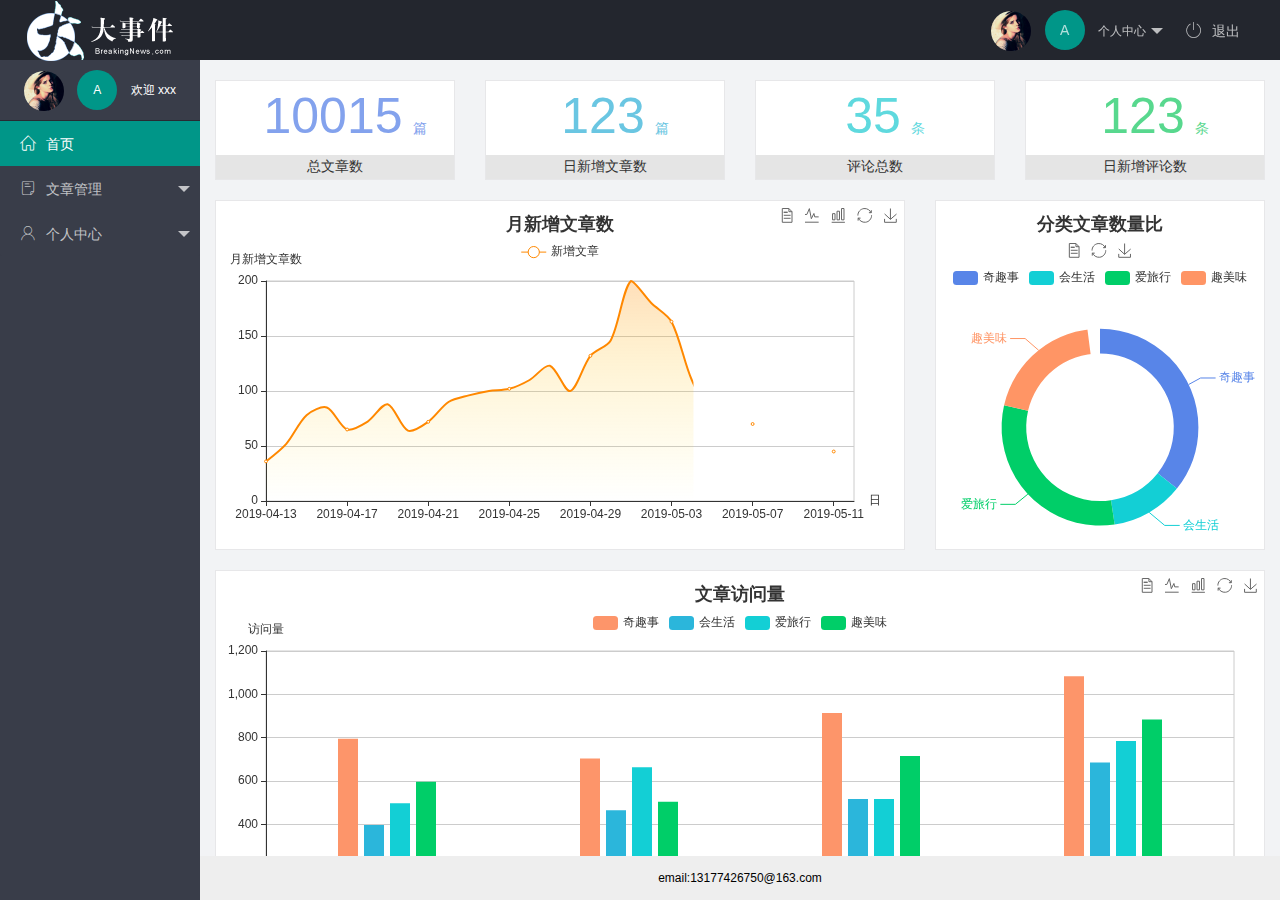
<file: index.html>
<!DOCTYPE html>
<html lang="en">
 
<head>
    <meta charset="UTF-8">
    <meta name="viewport" content="width=device-width, initial-scale=1.0">
    <title>后台主页</title>
    <!-- 导入layui的样式表 -->
    <link rel="stylesheet" href="./assets/lib/layui/css/layui.css">
    <!-- 导入阿里字体图标 -->
    <link rel="stylesheet" href="./assets/fonts/iconfont.css">
    <!-- 导入自己的样式表 -->
    <link rel="stylesheet" href="./assets/css/index.css">
</head>
<style>
    .layui-layout-admin .layui-logo {
        background-color: #23262E !important;

    }
</style>

<body>
    <div class="layui-layout layui-layout-admin">
        <div class="layui-header">
            <div class="layui-logo layui-hide-xs layui-bg-black">
                <img src="./assets/images/logo.png" alt="">
            </div>
            <!-- 头部区域（可配合layui 已有的水平导航） -->
            <ul class="layui-nav layui-layout-right">
                <li class="layui-nav-item layui-hide layui-show-md-inline-block">
                    <a href="javascript:;" class="userinfo">
                        <img src="./assets/images/sample.jpg" class="layui-nav-img" id="layui-nav-img-heard">
                        <span class="text-avatar">A</span>
                        个人中心
                    </a>
                    <dl class="layui-nav-child">
                        <dd><a href="./user/user_info.html" target="fm">基本资料</a></dd>
                        <dd><a href="./user/user_avatar.html" target="fm">更换头像</a></dd>
                        <dd><a href="./user/user_pwd.html" target="fm">重置密码</a></dd>
                    </dl>
                </li>

                <li class="layui-nav-item" lay-header-event="menuRight" lay-unselect>
                    <a href="javascript:;" id="btnLogout">
                        <span class="iconfont icon-tuichu"></span>
                        退出</a>
                </li>
            </ul>
        </div>

        <div class="layui-side layui-bg-black">
            <div class="layui-side-scroll">
                <!-- 用户头像 -->
                <div class="userinfo" id="userinfo">
                    <img src="./assets/images/sample.jpg" class="layui-nav-img" id="layui-nav-img">
                    <span class="text-avatar" id="text-avatar">A</span>
                    <span class="welcome">欢迎 xxx</span>
                </div>
                <!-- 左侧导航区域（可配合layui已有的垂直导航） -->
                <ul class="layui-nav layui-nav-tree" lay-shrink="all">
                    <li class="layui-nav-item layui-this"><a href="./home/dashboard.html" target="fm">
                            <span class="iconfont icon-home"></span>
                            首页</a></li>
                    <li class="layui-nav-item"> <!-- layui-nav-itemed  这个是默认展开的属性-->
                        <a class="" href="javascript:;">
                            <span class="iconfont icon-16"></span>
                            文章管理</a>
                        <dl class="layui-nav-child">
                            <dd><a href="./article/art_cate.html" target="fm"><i
                                        class="layui-icon layui-icon-app"></i>文章类别</a></dd>
                            <dd><a href="./article/art_list.html" target="fm"><i
                                        class="layui-icon layui-icon-app"></i>文章列表</a></dd>
                            <dd><a href="./article/art_pub.html" target="fm"><i class="layui-icon layui-icon-app"></i>发布文章</a></dd>
                        </dl>
                    </li>
                    <li class="layui-nav-item">
                        <a href="javascript:;">
                            <span class="iconfont icon-user"></span>
                            个人中心</a>
                        <dl class="layui-nav-child">
                            <dd><a href="./user/user_info.html" target="fm"><i
                                        class="layui-icon layui-icon-app"></i>基本资料</a></dd>
                            <dd><a href="./user/user_avatar.html" target="fm"><i
                                        class="layui-icon layui-icon-app"></i>更换头像</a></dd>
                            <dd><a href="./user/user_pwd.html" target="fm"><i
                                        class="layui-icon layui-icon-app"></i>重置密码</a></dd>
                        </dl>
                    </li>
                </ul>
            </div>
        </div>

        <div class="layui-body">
            <!-- 内容主体区域 -->
            <iframe name="fm" src="./home/dashboard.html" frameborder="0"></iframe>
        </div>

        <div class="layui-footer">
            <!-- 底部固定区域 -->
            email:13177426750@163.com
        </div>
    </div>
    <!-- 导入jquery -->
    <script src="./assets/lib/jquery.js"></script>
    <!-- 导入layui的js脚本 -->
    <script src="./assets/lib/layui/layui.all.js"></script>
    <!-- 导入baseAPI脚本 -->
    <script src="./assets/js/baseAPI.js"></script>
    <!-- 导入自己的script脚本 -->
    <script src="./assets/js/index.js"></script>
</body>

</html>
</file>
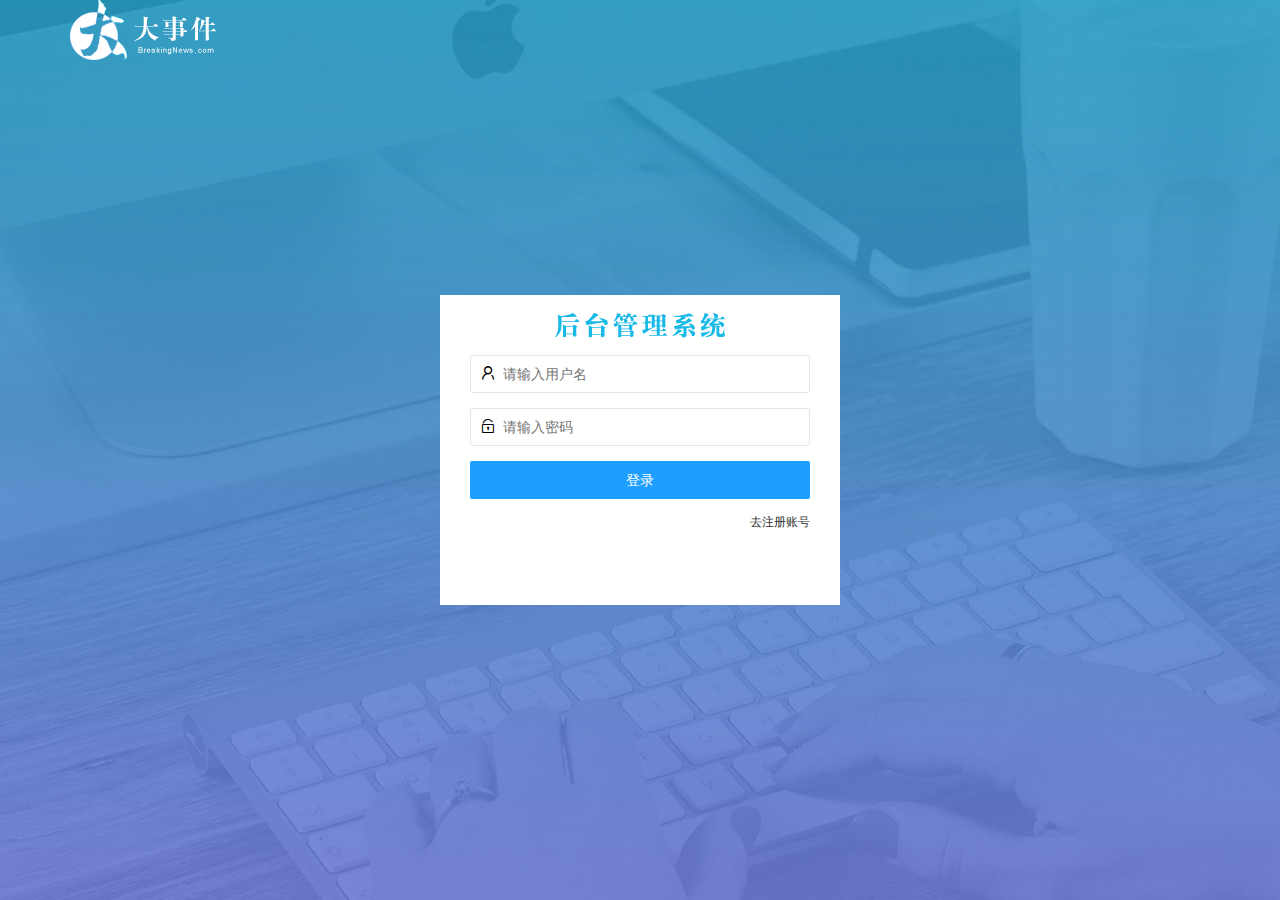
<file: login.html>
<!DOCTYPE html>
<html lang="en">

<head>
    <meta charset="UTF-8">
    <meta name="viewport" content="width=device-width, initial-scale=1.0">
    <title>大事件-登录/注册</title>
    <link rel="stylesheet" href="./assets/css/login.css">
    <link rel="stylesheet" href="./assets/lib/layui/css/layui.css">
</head>

<body>
    <!-- 头部logo区域 -->
    <div id="logo" class="layui-main">
        <img src="./assets/images/logo.png" alt="" />
    </div>

    <!-- 登录注册区域 -->
    <div class="loginAndRegbox">
        <!-- 背景图 -->
        <div class="title-box"></div>
        
        <!-- 登录区域 -->
        <div class="login-box">
            <!-- 登录的表单 -->
            <form class="layui-form" id="from_login">
                <!-- 用户名框 -->
                <div class="layui-form-item">
                    <i class="layui-icon layui-icon-username"></i>
                    <input type="text" name="username" required lay-verify="required" placeholder="请输入用户名"
                        autocomplete="off" class="layui-input">
                </div> 
                <!-- 密码框 -->
                <div class="layui-form-item">
                    <i class="layui-icon layui-icon-password"></i>
                    <input type="password" name="password" required lay-verify="required|pass" placeholder="请输入密码"
                        autocomplete="off" class="layui-input">
                </div>
                <!-- 登录按钮 -->
                <div class="layui-form-item">
                    <button class="layui-btn layui-btn-fluid layui-btn-normal" lay-submit>登录</button>
                </div>
                <!-- 去注册 -->
                <div class="layui-form-item links">
                    <a href="javascript:;" id="link_reg">去注册账号</a>
                </div>
            </form>
        </div>
        <!-- 注册区域 -->
        <div class="reg-box">
            <form class="layui-form" id="from_reg">
                <!-- 用户名框 -->
                <div class="layui-form-item">
                    <i class="layui-icon layui-icon-username"></i>
                    <input type="text" name="username" required lay-verify="required" placeholder="请输入用户名"
                        autocomplete="off" class="layui-input">
                </div>
                <!-- 密码框 -->
                <div class="layui-form-item">
                    <i class="layui-icon layui-icon-password"></i>
                    <input type="password" name="password" required lay-verify="required|pass" placeholder="请输入密码"
                        autocomplete="off" class="layui-input">
                </div>
                <!-- 再次输入密码 -->
                <div class="layui-form-item">
                    <i class="layui-icon layui-icon-password"></i>
                    <input type="password" name="repassword" required lay-verify="required|pass|repwd"
                        placeholder="请再次输入密码" autocomplete="off" class="layui-input">
                </div>
                <!-- 注册按钮 -->
                <div class="layui-form-item">
                    <button class="layui-btn layui-btn-fluid layui-btn-normal" lay-submit>注册</button>
                </div>
                <!-- 去登录 -->
                <div class="layui-form-item links">
                    <a href="javascript:;" id="link_login">去登录</a>
                </div>
            </form>
        </div>
    </div>
</body>
<!-- 导入jquery -->
<script src="./assets/lib/jquery.js"></script>
<!-- 导入layui.js -->
<script src="./assets/lib/layui/layui.all.js"></script>
<!-- 导入自己的script脚本 -->
<script src="./assets/js/login.js"></script>

</html>
</file>
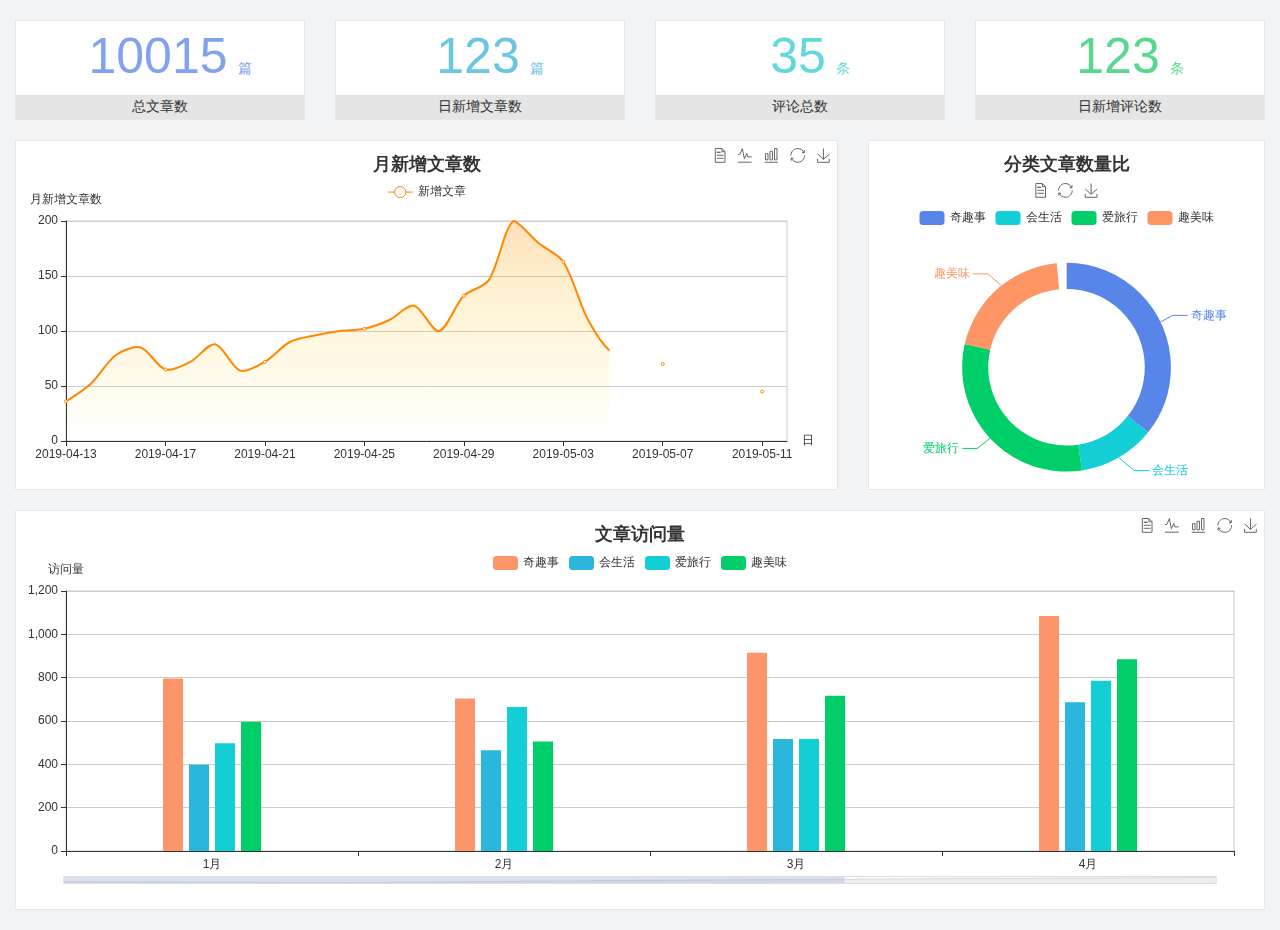
<file: home/dashboard.html>
<!DOCTYPE html>
<html lang="en">

<head>
  <meta charset="UTF-8">
  <meta name="viewport" content="width=device-width, initial-scale=1.0">
  <meta http-equiv="X-UA-Compatible" content="ie=edge">
  <title>图表统计</title>
  <link rel="stylesheet" href="../assets/lib/bootstrap.css" />
  <link rel="stylesheet" href="../assets/lib/main.css" />
  <script src="../assets/lib/jquery.js"></script>
  <script type="text/javascript" src="../assets/lib/echarts.min.js"></script>
</head>

<body>
  <div class="container-fluid">
    <div class="row spannel_list">
      <div class="col-sm-3 col-xs-6">
        <div class="spannel">
          <em>10015</em><span>篇</span>
          <b>总文章数</b>
        </div>
      </div>
      <div class="col-sm-3 col-xs-6">
        <div class="spannel scolor01">
          <em>123</em><span>篇</span>
          <b>日新增文章数</b>
        </div>
      </div>
      <div class="col-sm-3 col-xs-6">
        <div class="spannel scolor02">
          <em>35</em><span>条</span>
          <b>评论总数</b>
        </div>
      </div>
      <div class="col-sm-3 col-xs-6">
        <div class="spannel scolor03">
          <em>123</em><span>条</span>
          <b>日新增评论数</b>
        </div>
      </div>
    </div>
  </div>

  <div class="container-fluid">
    <div class="row curve-pie">
      <div class="col-lg-8 col-md-8">
        <div class="gragh_pannel" id="curve_show"></div>
      </div>
      <div class="col-lg-4 col-md-4">
        <div class="gragh_pannel" id="pie_show"></div>
      </div>
    </div>
  </div>

  <div class="container-fluid">
    <div class="column_pannel" id="column_show"></div>
  </div>

  <script>
    var oChart = echarts.init(document.getElementById('curve_show'));
    var aList_all = [
      { 'count': 36, 'date': '2019-04-13' },
      { 'count': 52, 'date': '2019-04-14' },
      { 'count': 78, 'date': '2019-04-15' },
      { 'count': 85, 'date': '2019-04-16' },
      { 'count': 65, 'date': '2019-04-17' },
      { 'count': 72, 'date': '2019-04-18' },
      { 'count': 88, 'date': '2019-04-19' },
      { 'count': 64, 'date': '2019-04-20' },
      { 'count': 72, 'date': '2019-04-21' },
      { 'count': 90, 'date': '2019-04-22' },
      { 'count': 96, 'date': '2019-04-23' },
      { 'count': 100, 'date': '2019-04-24' },
      { 'count': 102, 'date': '2019-04-25' },
      { 'count': 110, 'date': '2019-04-26' },
      { 'count': 123, 'date': '2019-04-27' },
      { 'count': 100, 'date': '2019-04-28' },
      { 'count': 132, 'date': '2019-04-29' },
      { 'count': 146, 'date': '2019-04-30' },
      { 'count': 200, 'date': '2019-05-01' },
      { 'count': 180, 'date': '2019-05-02' },
      { 'count': 163, 'date': '2019-05-03' },
      { 'count': 110, 'date': '2019-05-04' },
      { 'count': 80, 'date': '2019-05-05' },
      { 'count': 82, 'date': '2019-05-06' },
      { 'count': 70, 'date': '2019-05-07' },
      { 'count': 65, 'date': '2019-05-08' },
      { 'count': 54, 'date': '2019-05-09' },
      { 'count': 40, 'date': '2019-05-10' },
      { 'count': 45, 'date': '2019-05-11' },
      { 'count': 38, 'date': '2019-05-12' },
    ];

    let aCount = [];
    let aDate = [];

    for (var i = 0; i < aList_all.length; i++) {
      aCount.push(aList_all[i].count);
      aDate.push(aList_all[i].date);
    }

    var chartopt = {
      title: {
        text: '月新增文章数',
        left: 'center',
        top: '10'
      },
      tooltip: {
        trigger: 'axis'
      },
      legend: {
        data: ['新增文章'],
        top: '40'
      },
      toolbox: {
        show: true,
        feature: {
          mark: { show: true },
          dataView: { show: true, readOnly: false },
          magicType: { show: true, type: ['line', 'bar'] },
          restore: { show: true },
          saveAsImage: { show: true }
        }
      },
      calculable: true,
      xAxis: [
        {
          name: '日',
          type: 'category',
          boundaryGap: false,
          data: aDate
        }
      ],
      yAxis: [
        {
          name: '月新增文章数',
          type: 'value'
        }
      ],
      series: [
        {
          name: '新增文章',
          type: 'line',
          smooth: true,
          itemStyle: { normal: { areaStyle: { type: 'default' }, color: '#f80' }, lineStyle: { color: '#f80' } },
          data: aCount
        }],
      areaStyle: {
        normal: {
          color: new echarts.graphic.LinearGradient(0, 0, 0, 1, [{
            offset: 0,
            color: 'rgba(255,136,0,0.39)'
          }, {
            offset: .34,
            color: 'rgba(255,180,0,0.25)'
          }, {
            offset: 1,
            color: 'rgba(255,222,0,0.00)'
          }])

        }
      },
      grid: {
        show: true,
        x: 50,
        x2: 50,
        y: 80,
        height: 220
      }
    };

    oChart.setOption(chartopt);


    var oPie = echarts.init(document.getElementById('pie_show'));
    var oPieopt =
    {
      title: {
        top: 10,
        text: '分类文章数量比',
        x: 'center'
      },
      tooltip: {
        trigger: 'item',
        formatter: "{a} <br/>{b} : {c} ({d}%)"
      },
      color: ['#5885e8', '#13cfd5', '#00ce68', '#ff9565'],
      legend: {
        x: 'center',
        top: 65,
        data: ['奇趣事', '会生活', '爱旅行', '趣美味']
      },
      toolbox: {
        show: true,
        x: 'center',
        top: 35,
        feature: {
          mark: { show: true },
          dataView: { show: true, readOnly: false },
          magicType: {
            show: true,
            type: ['pie', 'funnel'],
            option: {
              funnel: {
                x: '25%',
                width: '50%',
                funnelAlign: 'left',
                max: 1548
              }
            }
          },
          restore: { show: true },
          saveAsImage: { show: true }
        }
      },
      calculable: true,
      series: [
        {
          name: '访问来源',
          type: 'pie',
          radius: ['45%', '60%'],
          center: ['50%', '65%'],
          data: [
            { value: 300, name: '奇趣事' },
            { value: 100, name: '会生活' },
            { value: 260, name: '爱旅行' },
            { value: 180, name: '趣美味' }
          ]
        }
      ]
    };
    oPie.setOption(oPieopt);



    var oColumn = this.echarts.init(document.getElementById('column_show'));
    var oColumnopt =
    {
      title: {
        text: '文章访问量',
        left: 'center',
        top: '10'
      },
      tooltip: {
        trigger: 'axis'
      },
      legend: {
        data: ['奇趣事', '会生活', '爱旅行', '趣美味'],
        top: '40'
      },
      toolbox: {
        show: true,
        feature: {
          mark: { show: true },
          dataView: { show: true, readOnly: false },
          magicType: { show: true, type: ['line', 'bar'] },
          restore: { show: true },
          saveAsImage: { show: true }
        }
      },
      calculable: true,
      xAxis: [
        {
          type: 'category',
          data: ['1月', '2月', '3月', '4月', '5月']
        }
      ],
      yAxis: [
        {
          name: '访问量',
          type: 'value'
        }
      ],
      series: [
        {
          name: '奇趣事',
          type: 'bar',
          barWidth: 20,
          itemStyle: {
            normal: { areaStyle: { type: 'default' }, color: '#fd956a' }
          },
          data: [800, 708, 920, 1090, 1200]
        },
        {
          name: '会生活',
          type: 'bar',
          barWidth: 20,
          itemStyle: {
            normal: { areaStyle: { type: 'default' }, color: '#2bb6db' }
          },
          data: [400, 468, 520, 690, 800]
        },
        {
          name: '爱旅行',
          type: 'bar',
          barWidth: 20,
          itemStyle: {
            normal: { areaStyle: { type: 'default' }, color: '#13cfd5' }
          },
          data: [500, 668, 520, 790, 900]
        },
        {
          name: '趣美味',
          type: 'bar',
          barWidth: 20,
          itemStyle: {
            normal: { areaStyle: { type: 'default' }, color: '#00ce68' }
          },
          data: [600, 508, 720, 890, 1000]
        }
      ],
      grid: {
        show: true,
        x: 50,
        x2: 30,
        y: 80,
        height: 260
      },
      dataZoom: [//给x轴设置滚动条
        {
          start: 0,//默认为0
          end: 100 - 1000 / 31,//默认为100
          type: 'slider',
          show: true,
          xAxisIndex: [0],
          handleSize: 0,//滑动条的 左右2个滑动条的大小
          height: 8,//组件高度
          left: 45, //左边的距离
          right: 50,//右边的距离
          bottom: 26,//右边的距离
          handleColor: '#ddd',//h滑动图标的颜色
          handleStyle: {
            borderColor: "#cacaca",
            borderWidth: "1",
            shadowBlur: 2,
            background: "#ddd",
            shadowColor: "#ddd",
          }
        }]
    };
    oColumn.setOption(oColumnopt);
  </script>
</body>

</html>
</file>
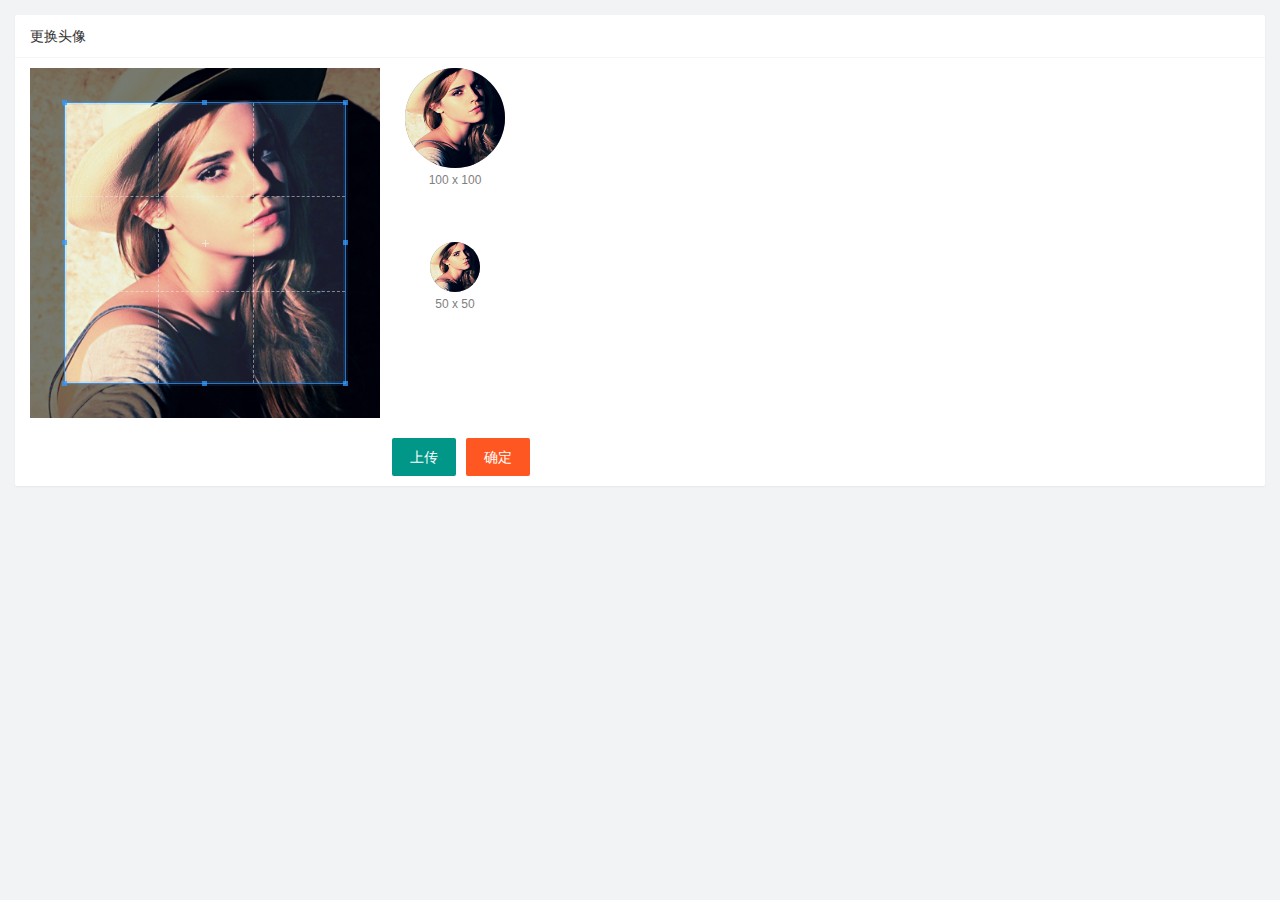
<file: user/user_avatar.html>
<!DOCTYPE html>
<html lang="en">

<head>
    <meta charset="UTF-8">
    <meta name="viewport" content="width=device-width, initial-scale=1.0">
    <title>Document</title>
    <!-- 引入cropper插件的样式表 -->
    <link rel="stylesheet" href="../assets/lib/cropper/cropper.css">
    <link rel="stylesheet" href="../assets/lib/layui/css/layui.css">
    <link rel="stylesheet" href="../assets/css/user/user_avatar.css">
</head>

<body>
    <!-- 卡片区域 -->
    <div class="layui-card">
        <div class="layui-card-header">更换头像</div>
        <div class="layui-card-body">
            <!-- 第一行的图片裁剪和预览区域 -->
            <div class="row1">
                <!-- 图片裁剪区域 -->
                <div class="cropper-box">
                    <!-- 这个 img 标签很重要，将来会把它初始化为裁剪区域 -->
                    <img id="image" src="../assets/images/sample.jpg" />
                </div>
                <!-- 图片的预览区域 -->
                <div class="preview-box">
                    <div>
                        <!-- 宽高为 100px 的预览区域 -->
                        <div class="img-preview w100"></div>
                        <p class="size">100 x 100</p>
                    </div>
                    <div>
                        <!-- 宽高为 50px 的预览区域 -->
                        <div class="img-preview w50"></div>
                        <p class="size">50 x 50</p>
                    </div>
                </div>
            </div>

            <!-- 第二行的按钮区域 -->
            <div class="row2">
                <!-- file类型的input 有 accept 属性 可以指定用户上传的文件类型以及格式  -->
                <input type="file" id="file" accept="image/png,image/jpeg">
                <button type="button" class="layui-btn" id="btnUpload">上传</button>
                <button type="button" class="layui-btn layui-btn-danger" id="queding">确定</button>
            </div>
        </div>
    </div>
</body>
<!-- cropper 导入顺序必须是 jquery > cropper > jquery-cropper -->
<!-- 导入jquery -->
<script src="../assets/lib/jquery.js"></script>
<!-- 导入cropper 脚本 -->
<script src="../assets/lib/cropper/Cropper.js"></script>
<!-- 导入jquery-cropper -->
<script src="../assets/lib/cropper/jquery-cropper.js"></script>

<script src="../assets/lib/layui/layui.all.js"></script>
<script src="../assets/js/baseAPI.js"></script>
<script src="../assets/js/user/user_avatar.js"></script>

</html>
</file>
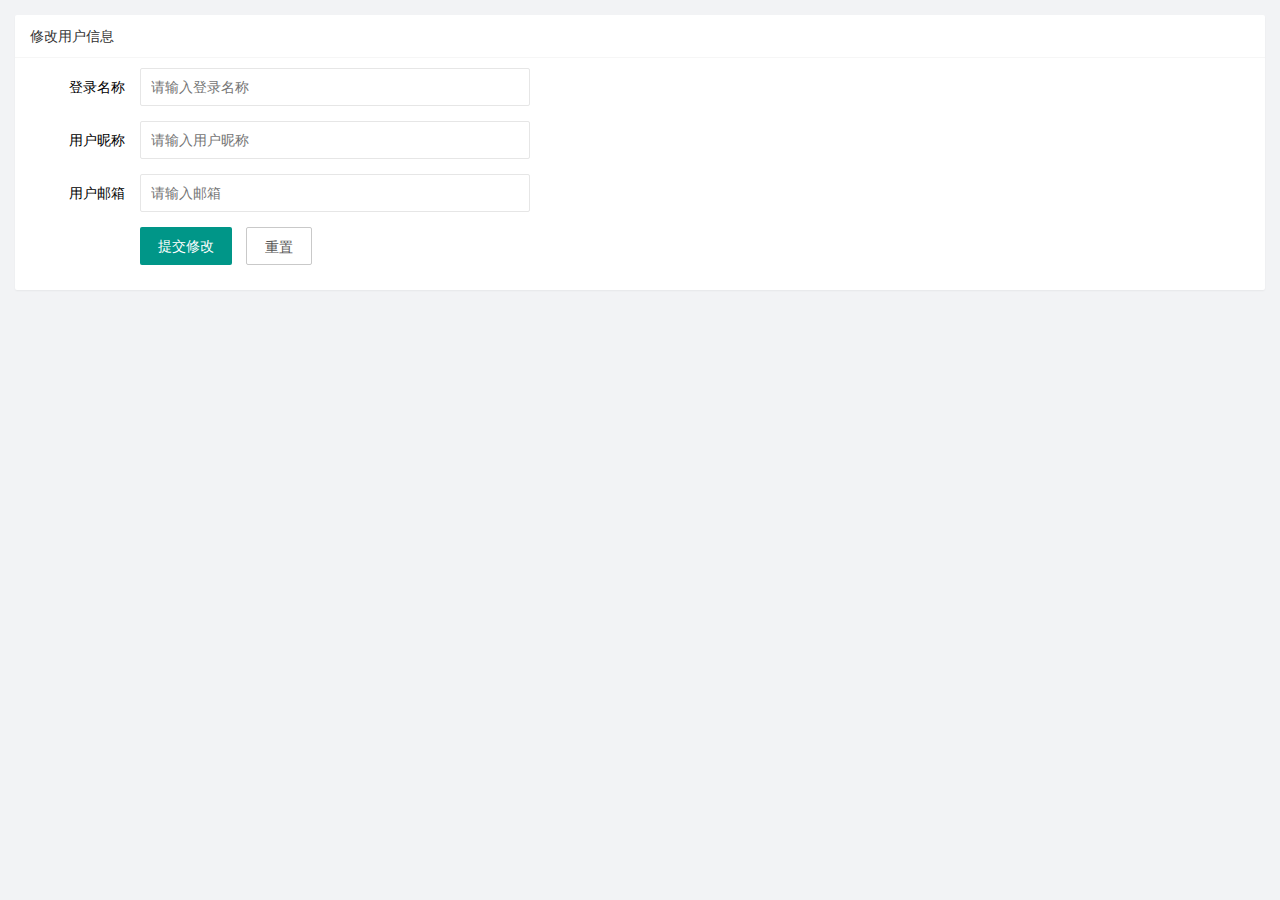
<file: user/user_info.html>
<!DOCTYPE html>
<html lang="en">

<head>
    <meta charset="UTF-8">
    <meta name="viewport" content="width=device-width, initial-scale=1.0">
    <title>Document</title>
    <!-- 导入layui的样式 -->
    <link rel="stylesheet" href="../assets/lib/layui/css/layui.css">
    <!-- 导入自己的css -->
    <link rel="stylesheet" href="../assets/css/user/user_info.css">
</head>

<body>
    <div class="layui-card">
        <div class="layui-card-header">修改用户信息</div>
        <div class="layui-card-body">
            <!-- form表单区域 -->
            <form class="layui-form" lay-filter="formUserInfo">
                <input type="hidden" name="id">
                <div class="layui-form-item">
                    <label class="layui-form-label">登录名称</label>
                    <div class="layui-input-block">
                        <input type="text" name="username" required lay-verify="required" placeholder="请输入登录名称"
                            autocomplete="off" class="layui-input" readonly>
                    </div>
                </div>

                <div class="layui-form-item">
                    <label class="layui-form-label">用户昵称</label>
                    <div class="layui-input-block">
                        <input type="text" name="nickname" id="nickname" required lay-verify="required|nickname" placeholder="请输入用户昵称"
                            autocomplete="off" class="layui-input">
                    </div>
                </div>

                <div class="layui-form-item">
                    <label class="layui-form-label">用户邮箱</label>
                    <div class="layui-input-block">
                        <input type="text" name="email" id="email" required lay-verify="required|email" placeholder="请输入邮箱"
                            autocomplete="off" class="layui-input">
                    </div>
                </div>

                <div class="layui-form-item">
                    <div class="layui-input-block">
                      <button class="layui-btn" lay-submit lay-filter="formDemo" id="btnCommit">提交修改</button>
                      <button type="reset" class="layui-btn layui-btn-primary" id="btnReset">重置</button>
                    </div>
                  </div>
            </form>
        </div>
    </div>

    <!-- 导入layui的js -->
    <script src="../assets/lib/layui/layui.all.js"></script>
    <!-- 导入jQuery -->
    <script src="../assets/lib/jquery.js"></script>
    <!-- 导入baseAPI -->
    <script src="../assets/js/baseAPI.js"></script>
    <!-- 导入自己的js -->
    <script src="../assets/js/user/user_info.js"></script>
</body>

</html>
</file>
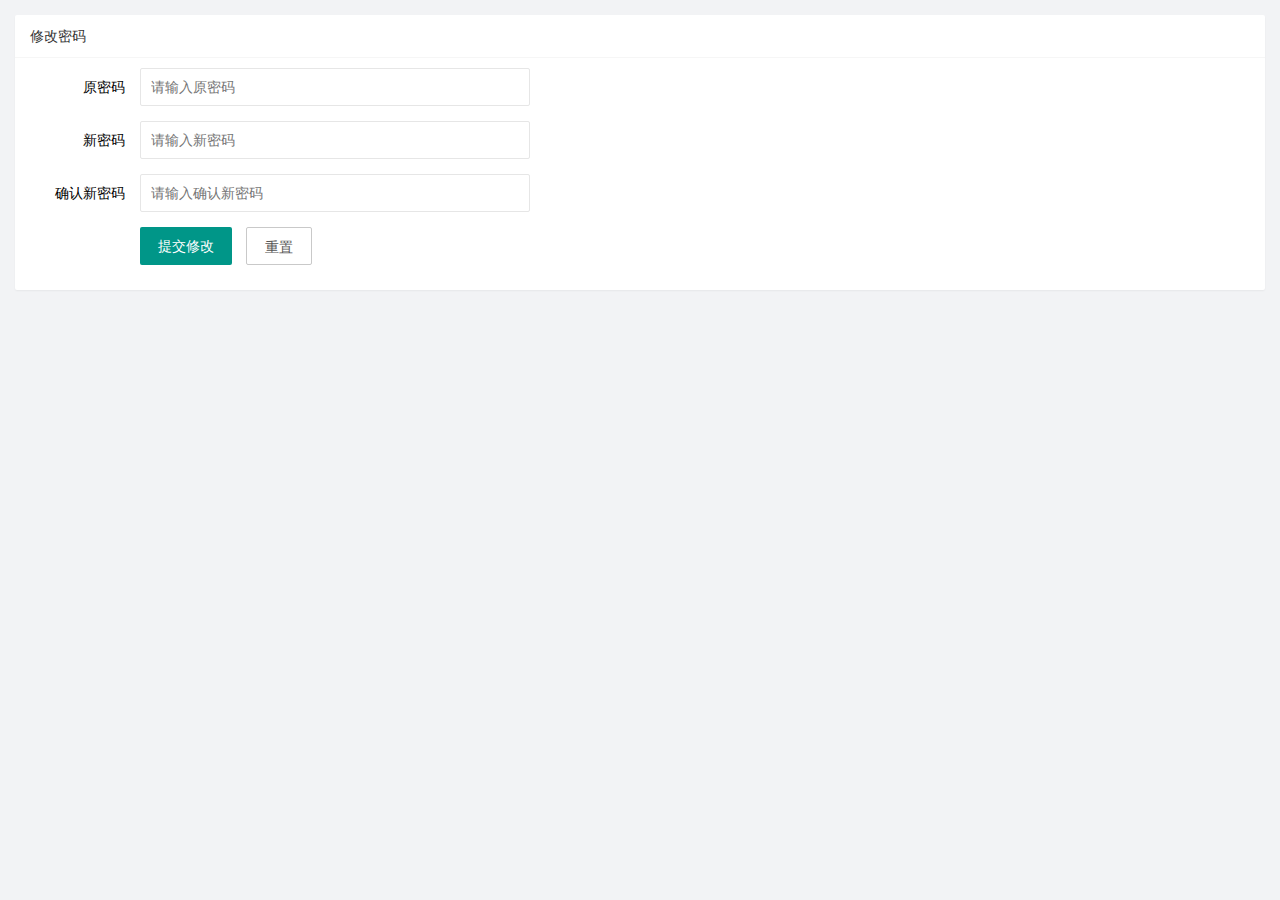
<file: user/user_pwd.html>
<!DOCTYPE html>
<html lang="en">

<head>
    <meta charset="UTF-8">
    <meta name="viewport" content="width=device-width, initial-scale=1.0">
    <title>Document</title>
    <!-- 导入layui的样式 -->
    <link rel="stylesheet" href="../assets/lib/layui/css/layui.css">
    <!-- 导入自己的css -->
    <link rel="stylesheet" href="../assets/css/user/user_pwd.css">
</head>

<body>
    <div class="layui-card">
        <div class="layui-card-header">修改密码</div>
        <div class="layui-card-body">
            <!-- form表单区域 -->
            <form class="layui-form" lay-filter="formUserInfo">
                <input type="hidden" name="id">
                <div class="layui-form-item">
                    <label class="layui-form-label">原密码</label>
                    <div class="layui-input-block">
                        <input type="password" name="oldpwd" required lay-verify="required|pass" placeholder="请输入原密码"
                            autocomplete="off" class="layui-input" id="oldpwd">
                    </div>
                </div>

                <div class="layui-form-item">
                    <label class="layui-form-label">新密码</label>
                    <div class="layui-input-block">
                        <input type="password" name="newpwd" id="newpwd" required
                            lay-verify="required|pass|renewpwd|samePwd" placeholder="请输入新密码" autocomplete="off"
                            class="layui-input">
                    </div>
                </div>
        
                <div class="layui-form-item">
                    <label class="layui-form-label">确认新密码</label>
                    <div class="layui-input-block">
                        <input type="password" name="renewpwd" id="renewpwd" required
                            lay-verify="required|pass|renewpwd" placeholder="请输入确认新密码" autocomplete="off"
                            class="layui-input">
                    </div>
                </div>

                <div class="layui-form-item">
                    <div class="layui-input-block">
                        <button class="layui-btn" lay-submit lay-filter="formDemo" id="btnCommit">提交修改</button>
                        <button type="reset" class="layui-btn layui-btn-primary" id="btnReset">重置</button>
                    </div>
                </div>
            </form>
        </div>
    </div>

    <!-- 导入layui的js -->
    <script src="../assets/lib/layui/layui.all.js"></script>
    <!-- 导入jQuery -->
    <script src="../assets/lib/jquery.js"></script>
    <!-- 导入baseAPI -->
    <script src="../assets/js/baseAPI.js"></script>
    <!-- 导入自己的js -->
    <script src="../assets/js/user/user_pwd.js"></script>
</body>

</html>
</file>
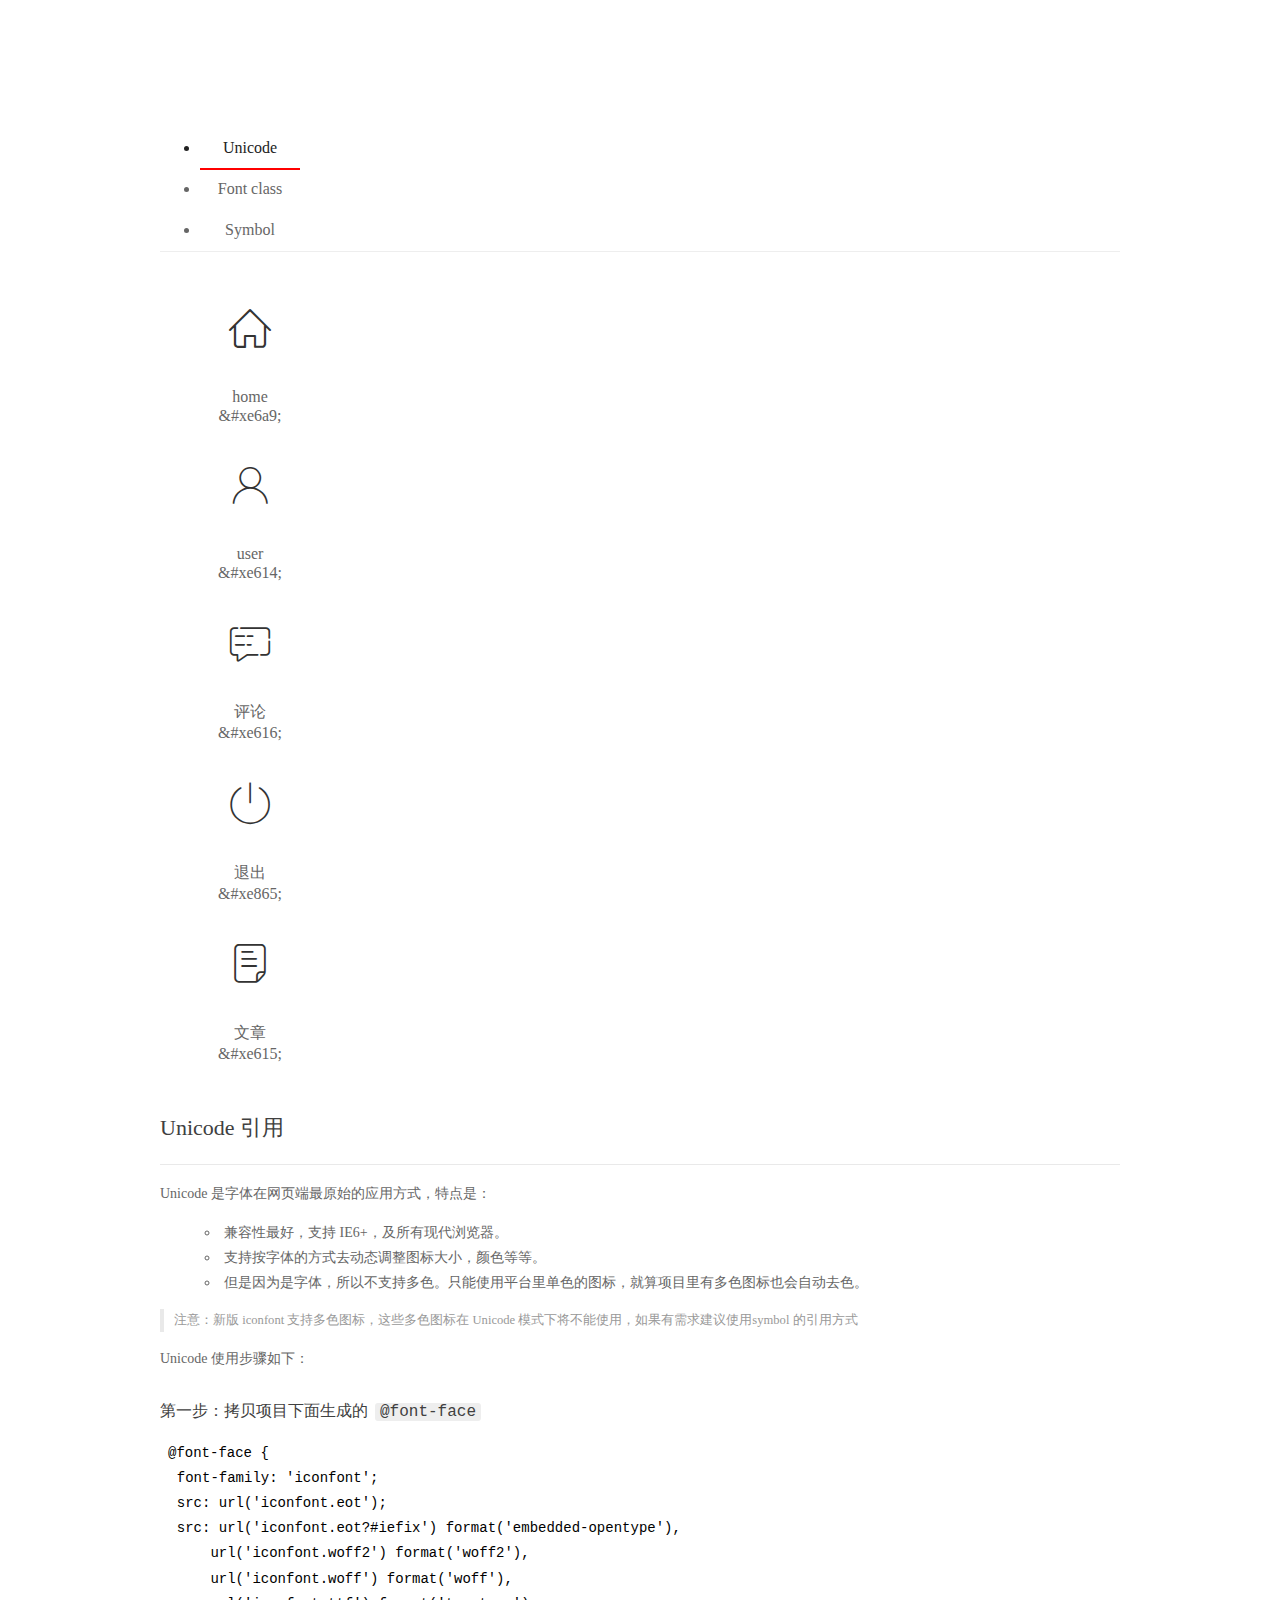
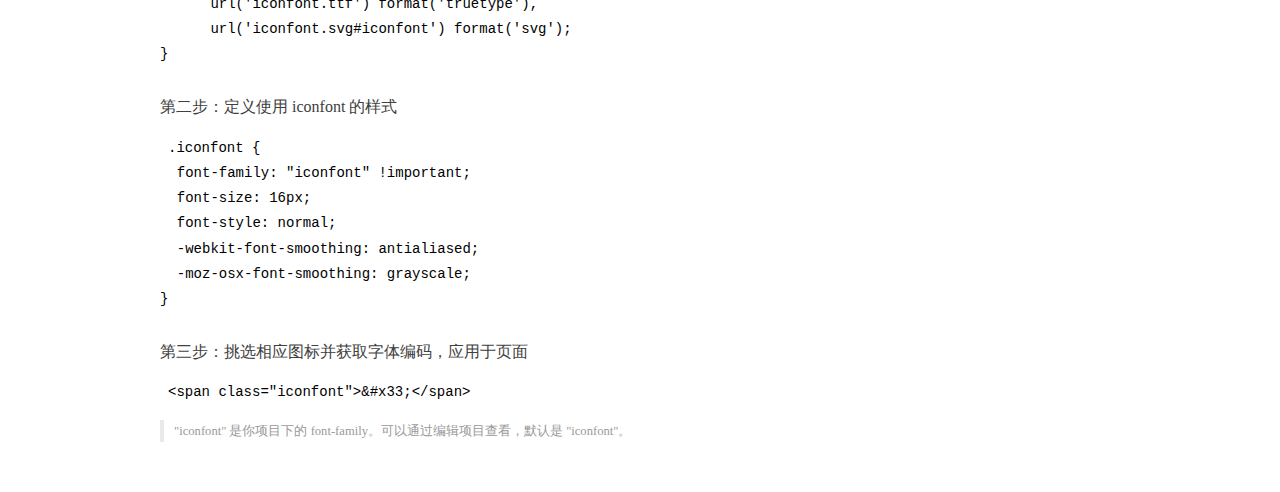
<file: assets/fonts/demo_index.html>
<!DOCTYPE html>
<html>
<head>
  <meta charset="utf-8"/>
  <title>IconFont Demo</title>
  <link rel="shortcut icon" href="https://gtms04.alicdn.com/tps/i4/TB1_oz6GVXXXXaFXpXXJDFnIXXX-64-64.ico" type="image/x-icon"/>
  <link rel="stylesheet" href="https://g.alicdn.com/thx/cube/1.3.2/cube.min.css">
  <link rel="stylesheet" href="demo.css">
  <link rel="stylesheet" href="iconfont.css">
  <script src="iconfont.js"></script>
  <!-- jQuery -->
  <script src="https://a1.alicdn.com/oss/uploads/2018/12/26/7bfddb60-08e8-11e9-9b04-53e73bb6408b.js"></script>
  <!-- 代码高亮 -->
  <script src="https://a1.alicdn.com/oss/uploads/2018/12/26/a3f714d0-08e6-11e9-8a15-ebf944d7534c.js"></script>
</head>
<body>
  <div class="main">
    <h1 class="logo"><a href="https://www.iconfont.cn/" title="iconfont 首页" target="_blank">&#xe86b;</a></h1>
    <div class="nav-tabs">
      <ul id="tabs" class="dib-box">
        <li class="dib active"><span>Unicode</span></li>
        <li class="dib"><span>Font class</span></li>
        <li class="dib"><span>Symbol</span></li>
      </ul>
      
    </div>
    <div class="tab-container">
      <div class="content unicode" style="display: block;">
          <ul class="icon_lists dib-box">
          
            <li class="dib">
              <span class="icon iconfont">&#xe6a9;</span>
                <div class="name">home</div>
                <div class="code-name">&amp;#xe6a9;</div>
              </li>
          
            <li class="dib">
              <span class="icon iconfont">&#xe614;</span>
                <div class="name">user</div>
                <div class="code-name">&amp;#xe614;</div>
              </li>
          
            <li class="dib">
              <span class="icon iconfont">&#xe616;</span>
                <div class="name">评论</div>
                <div class="code-name">&amp;#xe616;</div>
              </li>
          
            <li class="dib">
              <span class="icon iconfont">&#xe865;</span>
                <div class="name">退出</div>
                <div class="code-name">&amp;#xe865;</div>
              </li>
          
            <li class="dib">
              <span class="icon iconfont">&#xe615;</span>
                <div class="name">文章</div>
                <div class="code-name">&amp;#xe615;</div>
              </li>
          
          </ul>
          <div class="article markdown">
          <h2 id="unicode-">Unicode 引用</h2>
          <hr>

          <p>Unicode 是字体在网页端最原始的应用方式，特点是：</p>
          <ul>
            <li>兼容性最好，支持 IE6+，及所有现代浏览器。</li>
            <li>支持按字体的方式去动态调整图标大小，颜色等等。</li>
            <li>但是因为是字体，所以不支持多色。只能使用平台里单色的图标，就算项目里有多色图标也会自动去色。</li>
          </ul>
          <blockquote>
            <p>注意：新版 iconfont 支持多色图标，这些多色图标在 Unicode 模式下将不能使用，如果有需求建议使用symbol 的引用方式</p>
          </blockquote>
          <p>Unicode 使用步骤如下：</p>
          <h3 id="-font-face">第一步：拷贝项目下面生成的 <code>@font-face</code></h3>
<pre><code class="language-css"
>@font-face {
  font-family: 'iconfont';
  src: url('iconfont.eot');
  src: url('iconfont.eot?#iefix') format('embedded-opentype'),
      url('iconfont.woff2') format('woff2'),
      url('iconfont.woff') format('woff'),
      url('iconfont.ttf') format('truetype'),
      url('iconfont.svg#iconfont') format('svg');
}
</code></pre>
          <h3 id="-iconfont-">第二步：定义使用 iconfont 的样式</h3>
<pre><code class="language-css"
>.iconfont {
  font-family: "iconfont" !important;
  font-size: 16px;
  font-style: normal;
  -webkit-font-smoothing: antialiased;
  -moz-osx-font-smoothing: grayscale;
}
</code></pre>
          <h3 id="-">第三步：挑选相应图标并获取字体编码，应用于页面</h3>
<pre>
<code class="language-html"
>&lt;span class="iconfont"&gt;&amp;#x33;&lt;/span&gt;
</code></pre>
          <blockquote>
            <p>"iconfont" 是你项目下的 font-family。可以通过编辑项目查看，默认是 "iconfont"。</p>
          </blockquote>
          </div>
      </div>
      <div class="content font-class">
        <ul class="icon_lists dib-box">
          
          <li class="dib">
            <span class="icon iconfont icon-home"></span>
            <div class="name">
              home
            </div>
            <div class="code-name">.icon-home
            </div>
          </li>
          
          <li class="dib">
            <span class="icon iconfont icon-user"></span>
            <div class="name">
              user
            </div>
            <div class="code-name">.icon-user
            </div>
          </li>
          
          <li class="dib">
            <span class="icon iconfont icon-pinglun"></span>
            <div class="name">
              评论
            </div>
            <div class="code-name">.icon-pinglun
            </div>
          </li>
          
          <li class="dib">
            <span class="icon iconfont icon-tuichu"></span>
            <div class="name">
              退出
            </div>
            <div class="code-name">.icon-tuichu
            </div>
          </li>
          
          <li class="dib">
            <span class="icon iconfont icon-16"></span>
            <div class="name">
              文章
            </div>
            <div class="code-name">.icon-16
            </div>
          </li>
          
        </ul>
        <div class="article markdown">
        <h2 id="font-class-">font-class 引用</h2>
        <hr>

        <p>font-class 是 Unicode 使用方式的一种变种，主要是解决 Unicode 书写不直观，语意不明确的问题。</p>
        <p>与 Unicode 使用方式相比，具有如下特点：</p>
        <ul>
          <li>兼容性良好，支持 IE8+，及所有现代浏览器。</li>
          <li>相比于 Unicode 语意明确，书写更直观。可以很容易分辨这个 icon 是什么。</li>
          <li>因为使用 class 来定义图标，所以当要替换图标时，只需要修改 class 里面的 Unicode 引用。</li>
          <li>不过因为本质上还是使用的字体，所以多色图标还是不支持的。</li>
        </ul>
        <p>使用步骤如下：</p>
        <h3 id="-fontclass-">第一步：引入项目下面生成的 fontclass 代码：</h3>
<pre><code class="language-html">&lt;link rel="stylesheet" href="./iconfont.css"&gt;
</code></pre>
        <h3 id="-">第二步：挑选相应图标并获取类名，应用于页面：</h3>
<pre><code class="language-html">&lt;span class="iconfont icon-xxx"&gt;&lt;/span&gt;
</code></pre>
        <blockquote>
          <p>"
            iconfont" 是你项目下的 font-family。可以通过编辑项目查看，默认是 "iconfont"。</p>
        </blockquote>
      </div>
      </div>
      <div class="content symbol">
          <ul class="icon_lists dib-box">
          
            <li class="dib">
                <svg class="icon svg-icon" aria-hidden="true">
                  <use xlink:href="#icon-home"></use>
                </svg>
                <div class="name">home</div>
                <div class="code-name">#icon-home</div>
            </li>
          
            <li class="dib">
                <svg class="icon svg-icon" aria-hidden="true">
                  <use xlink:href="#icon-user"></use>
                </svg>
                <div class="name">user</div>
                <div class="code-name">#icon-user</div>
            </li>
          
            <li class="dib">
                <svg class="icon svg-icon" aria-hidden="true">
                  <use xlink:href="#icon-pinglun"></use>
                </svg>
                <div class="name">评论</div>
                <div class="code-name">#icon-pinglun</div>
            </li>
          
            <li class="dib">
                <svg class="icon svg-icon" aria-hidden="true">
                  <use xlink:href="#icon-tuichu"></use>
                </svg>
                <div class="name">退出</div>
                <div class="code-name">#icon-tuichu</div>
            </li>
          
            <li class="dib">
                <svg class="icon svg-icon" aria-hidden="true">
                  <use xlink:href="#icon-16"></use>
                </svg>
                <div class="name">文章</div>
                <div class="code-name">#icon-16</div>
            </li>
          
          </ul>
          <div class="article markdown">
          <h2 id="symbol-">Symbol 引用</h2>
          <hr>

          <p>这是一种全新的使用方式，应该说这才是未来的主流，也是平台目前推荐的用法。相关介绍可以参考这篇<a href="">文章</a>
            这种用法其实是做了一个 SVG 的集合，与另外两种相比具有如下特点：</p>
          <ul>
            <li>支持多色图标了，不再受单色限制。</li>
            <li>通过一些技巧，支持像字体那样，通过 <code>font-size</code>, <code>color</code> 来调整样式。</li>
            <li>兼容性较差，支持 IE9+，及现代浏览器。</li>
            <li>浏览器渲染 SVG 的性能一般，还不如 png。</li>
          </ul>
          <p>使用步骤如下：</p>
          <h3 id="-symbol-">第一步：引入项目下面生成的 symbol 代码：</h3>
<pre><code class="language-html">&lt;script src="./iconfont.js"&gt;&lt;/script&gt;
</code></pre>
          <h3 id="-css-">第二步：加入通用 CSS 代码（引入一次就行）：</h3>
<pre><code class="language-html">&lt;style&gt;
.icon {
  width: 1em;
  height: 1em;
  vertical-align: -0.15em;
  fill: currentColor;
  overflow: hidden;
}
&lt;/style&gt;
</code></pre>
          <h3 id="-">第三步：挑选相应图标并获取类名，应用于页面：</h3>
<pre><code class="language-html">&lt;svg class="icon" aria-hidden="true"&gt;
  &lt;use xlink:href="#icon-xxx"&gt;&lt;/use&gt;
&lt;/svg&gt;
</code></pre>
          </div>
      </div>

    </div>
  </div>
  <script>
  $(document).ready(function () {
      $('.tab-container .content:first').show()

      $('#tabs li').click(function (e) {
        var tabContent = $('.tab-container .content')
        var index = $(this).index()

        if ($(this).hasClass('active')) {
          return
        } else {
          $('#tabs li').removeClass('active')
          $(this).addClass('active')

          tabContent.hide().eq(index).fadeIn()
        }
      })
    })
  </script>
</body>
</html>
</file>
<file: assets/lib/layui/css/layui.css>
/** layui-v2.5.5 MIT License By https://www.layui.com */
 .layui-inline,img{display:inline-block;vertical-align:middle}h1,h2,h3,h4,h5,h6{font-weight:400}.layui-edge,.layui-header,.layui-inline,.layui-main{position:relative}.layui-body,.layui-edge,.layui-elip{overflow:hidden}.layui-btn,.layui-edge,.layui-inline,img{vertical-align:middle}.layui-btn,.layui-disabled,.layui-icon,.layui-unselect{-moz-user-select:none;-webkit-user-select:none;-ms-user-select:none}.layui-elip,.layui-form-checkbox span,.layui-form-pane .layui-form-label{text-overflow:ellipsis;white-space:nowrap}.layui-breadcrumb,.layui-tree-btnGroup{visibility:hidden}blockquote,body,button,dd,div,dl,dt,form,h1,h2,h3,h4,h5,h6,input,li,ol,p,pre,td,textarea,th,ul{margin:0;padding:0;-webkit-tap-highlight-color:rgba(0,0,0,0)}a:active,a:hover{outline:0}img{border:none}li{list-style:none}table{border-collapse:collapse;border-spacing:0}h4,h5,h6{font-size:100%}button,input,optgroup,option,select,textarea{font-family:inherit;font-size:inherit;font-style:inherit;font-weight:inherit;outline:0}pre{white-space:pre-wrap;white-space:-moz-pre-wrap;white-space:-pre-wrap;white-space:-o-pre-wrap;word-wrap:break-word}body{line-height:24px;font:14px Helvetica Neue,Helvetica,PingFang SC,Tahoma,Arial,sans-serif}hr{height:1px;margin:10px 0;border:0;clear:both}a{color:#333;text-decoration:none}a:hover{color:#777}a cite{font-style:normal;*cursor:pointer}.layui-border-box,.layui-border-box *{box-sizing:border-box}.layui-box,.layui-box *{box-sizing:content-box}.layui-clear{clear:both;*zoom:1}.layui-clear:after{content:'\20';clear:both;*zoom:1;display:block;height:0}.layui-inline{*display:inline;*zoom:1}.layui-edge{display:inline-block;width:0;height:0;border-width:6px;border-style:dashed;border-color:transparent}.layui-edge-top{top:-4px;border-bottom-color:#999;border-bottom-style:solid}.layui-edge-right{border-left-color:#999;border-left-style:solid}.layui-edge-bottom{top:2px;border-top-color:#999;border-top-style:solid}.layui-edge-left{border-right-color:#999;border-right-style:solid}.layui-disabled,.layui-disabled:hover{color:#d2d2d2!important;cursor:not-allowed!important}.layui-circle{border-radius:100%}.layui-show{display:block!important}.layui-hide{display:none!important}@font-face{font-family:layui-icon;src:url(../font/iconfont.eot?v=250);src:url(../font/iconfont.eot?v=250#iefix) format('embedded-opentype'),url(../font/iconfont.woff2?v=250) format('woff2'),url(../font/iconfont.woff?v=250) format('woff'),url(../font/iconfont.ttf?v=250) format('truetype'),url(../font/iconfont.svg?v=250#layui-icon) format('svg')}.layui-icon{font-family:layui-icon!important;font-size:16px;font-style:normal;-webkit-font-smoothing:antialiased;-moz-osx-font-smoothing:grayscale}.layui-icon-reply-fill:before{content:"\e611"}.layui-icon-set-fill:before{content:"\e614"}.layui-icon-menu-fill:before{content:"\e60f"}.layui-icon-search:before{content:"\e615"}.layui-icon-share:before{content:"\e641"}.layui-icon-set-sm:before{content:"\e620"}.layui-icon-engine:before{content:"\e628"}.layui-icon-close:before{content:"\1006"}.layui-icon-close-fill:before{content:"\1007"}.layui-icon-chart-screen:before{content:"\e629"}.layui-icon-star:before{content:"\e600"}.layui-icon-circle-dot:before{content:"\e617"}.layui-icon-chat:before{content:"\e606"}.layui-icon-release:before{content:"\e609"}.layui-icon-list:before{content:"\e60a"}.layui-icon-chart:before{content:"\e62c"}.layui-icon-ok-circle:before{content:"\1005"}.layui-icon-layim-theme:before{content:"\e61b"}.layui-icon-table:before{content:"\e62d"}.layui-icon-right:before{content:"\e602"}.layui-icon-left:before{content:"\e603"}.layui-icon-cart-simple:before{content:"\e698"}.layui-icon-face-cry:before{content:"\e69c"}.layui-icon-face-smile:before{content:"\e6af"}.layui-icon-survey:before{content:"\e6b2"}.layui-icon-tree:before{content:"\e62e"}.layui-icon-upload-circle:before{content:"\e62f"}.layui-icon-add-circle:before{content:"\e61f"}.layui-icon-download-circle:before{content:"\e601"}.layui-icon-templeate-1:before{content:"\e630"}.layui-icon-util:before{content:"\e631"}.layui-icon-face-surprised:before{content:"\e664"}.layui-icon-edit:before{content:"\e642"}.layui-icon-speaker:before{content:"\e645"}.layui-icon-down:before{content:"\e61a"}.layui-icon-file:before{content:"\e621"}.layui-icon-layouts:before{content:"\e632"}.layui-icon-rate-half:before{content:"\e6c9"}.layui-icon-add-circle-fine:before{content:"\e608"}.layui-icon-prev-circle:before{content:"\e633"}.layui-icon-read:before{content:"\e705"}.layui-icon-404:before{content:"\e61c"}.layui-icon-carousel:before{content:"\e634"}.layui-icon-help:before{content:"\e607"}.layui-icon-code-circle:before{content:"\e635"}.layui-icon-water:before{content:"\e636"}.layui-icon-username:before{content:"\e66f"}.layui-icon-find-fill:before{content:"\e670"}.layui-icon-about:before{content:"\e60b"}.layui-icon-location:before{content:"\e715"}.layui-icon-up:before{content:"\e619"}.layui-icon-pause:before{content:"\e651"}.layui-icon-date:before{content:"\e637"}.layui-icon-layim-uploadfile:before{content:"\e61d"}.layui-icon-delete:before{content:"\e640"}.layui-icon-play:before{content:"\e652"}.layui-icon-top:before{content:"\e604"}.layui-icon-friends:before{content:"\e612"}.layui-icon-refresh-3:before{content:"\e9aa"}.layui-icon-ok:before{content:"\e605"}.layui-icon-layer:before{content:"\e638"}.layui-icon-face-smile-fine:before{content:"\e60c"}.layui-icon-dollar:before{content:"\e659"}.layui-icon-group:before{content:"\e613"}.layui-icon-layim-download:before{content:"\e61e"}.layui-icon-picture-fine:before{content:"\e60d"}.layui-icon-link:before{content:"\e64c"}.layui-icon-diamond:before{content:"\e735"}.layui-icon-log:before{content:"\e60e"}.layui-icon-rate-solid:before{content:"\e67a"}.layui-icon-fonts-del:before{content:"\e64f"}.layui-icon-unlink:before{content:"\e64d"}.layui-icon-fonts-clear:before{content:"\e639"}.layui-icon-triangle-r:before{content:"\e623"}.layui-icon-circle:before{content:"\e63f"}.layui-icon-radio:before{content:"\e643"}.layui-icon-align-center:before{content:"\e647"}.layui-icon-align-right:before{content:"\e648"}.layui-icon-align-left:before{content:"\e649"}.layui-icon-loading-1:before{content:"\e63e"}.layui-icon-return:before{content:"\e65c"}.layui-icon-fonts-strong:before{content:"\e62b"}.layui-icon-upload:before{content:"\e67c"}.layui-icon-dialogue:before{content:"\e63a"}.layui-icon-video:before{content:"\e6ed"}.layui-icon-headset:before{content:"\e6fc"}.layui-icon-cellphone-fine:before{content:"\e63b"}.layui-icon-add-1:before{content:"\e654"}.layui-icon-face-smile-b:before{content:"\e650"}.layui-icon-fonts-html:before{content:"\e64b"}.layui-icon-form:before{content:"\e63c"}.layui-icon-cart:before{content:"\e657"}.layui-icon-camera-fill:before{content:"\e65d"}.layui-icon-tabs:before{content:"\e62a"}.layui-icon-fonts-code:before{content:"\e64e"}.layui-icon-fire:before{content:"\e756"}.layui-icon-set:before{content:"\e716"}.layui-icon-fonts-u:before{content:"\e646"}.layui-icon-triangle-d:before{content:"\e625"}.layui-icon-tips:before{content:"\e702"}.layui-icon-picture:before{content:"\e64a"}.layui-icon-more-vertical:before{content:"\e671"}.layui-icon-flag:before{content:"\e66c"}.layui-icon-loading:before{content:"\e63d"}.layui-icon-fonts-i:before{content:"\e644"}.layui-icon-refresh-1:before{content:"\e666"}.layui-icon-rmb:before{content:"\e65e"}.layui-icon-home:before{content:"\e68e"}.layui-icon-user:before{content:"\e770"}.layui-icon-notice:before{content:"\e667"}.layui-icon-login-weibo:before{content:"\e675"}.layui-icon-voice:before{content:"\e688"}.layui-icon-upload-drag:before{content:"\e681"}.layui-icon-login-qq:before{content:"\e676"}.layui-icon-snowflake:before{content:"\e6b1"}.layui-icon-file-b:before{content:"\e655"}.layui-icon-template:before{content:"\e663"}.layui-icon-auz:before{content:"\e672"}.layui-icon-console:before{content:"\e665"}.layui-icon-app:before{content:"\e653"}.layui-icon-prev:before{content:"\e65a"}.layui-icon-website:before{content:"\e7ae"}.layui-icon-next:before{content:"\e65b"}.layui-icon-component:before{content:"\e857"}.layui-icon-more:before{content:"\e65f"}.layui-icon-login-wechat:before{content:"\e677"}.layui-icon-shrink-right:before{content:"\e668"}.layui-icon-spread-left:before{content:"\e66b"}.layui-icon-camera:before{content:"\e660"}.layui-icon-note:before{content:"\e66e"}.layui-icon-refresh:before{content:"\e669"}.layui-icon-female:before{content:"\e661"}.layui-icon-male:before{content:"\e662"}.layui-icon-password:before{content:"\e673"}.layui-icon-senior:before{content:"\e674"}.layui-icon-theme:before{content:"\e66a"}.layui-icon-tread:before{content:"\e6c5"}.layui-icon-praise:before{content:"\e6c6"}.layui-icon-star-fill:before{content:"\e658"}.layui-icon-rate:before{content:"\e67b"}.layui-icon-template-1:before{content:"\e656"}.layui-icon-vercode:before{content:"\e679"}.layui-icon-cellphone:before{content:"\e678"}.layui-icon-screen-full:before{content:"\e622"}.layui-icon-screen-restore:before{content:"\e758"}.layui-icon-cols:before{content:"\e610"}.layui-icon-export:before{content:"\e67d"}.layui-icon-print:before{content:"\e66d"}.layui-icon-slider:before{content:"\e714"}.layui-icon-addition:before{content:"\e624"}.layui-icon-subtraction:before{content:"\e67e"}.layui-icon-service:before{content:"\e626"}.layui-icon-transfer:before{content:"\e691"}.layui-main{width:1140px;margin:0 auto}.layui-header{z-index:1000;height:60px}.layui-header a:hover{transition:all .5s;-webkit-transition:all .5s}.layui-side{position:fixed;left:0;top:0;bottom:0;z-index:999;width:200px;overflow-x:hidden}.layui-side-scroll{position:relative;width:220px;height:100%;overflow-x:hidden}.layui-body{position:absolute;left:200px;right:0;top:0;bottom:0;z-index:998;width:auto;overflow-y:auto;box-sizing:border-box}.layui-layout-body{overflow:hidden}.layui-layout-admin .layui-header{background-color:#23262E}.layui-layout-admin .layui-side{top:60px;width:200px;overflow-x:hidden}.layui-layout-admin .layui-body{position:fixed;top:60px;bottom:44px}.layui-layout-admin .layui-main{width:auto;margin:0 15px}.layui-layout-admin .layui-footer{position:fixed;left:200px;right:0;bottom:0;height:44px;line-height:44px;padding:0 15px;background-color:#eee}.layui-layout-admin .layui-logo{position:absolute;left:0;top:0;width:200px;height:100%;line-height:60px;text-align:center;color:#009688;font-size:16px}.layui-layout-admin .layui-header .layui-nav{background:0 0}.layui-layout-left{position:absolute!important;left:200px;top:0}.layui-layout-right{position:absolute!important;right:0;top:0}.layui-container{position:relative;margin:0 auto;padding:0 15px;box-sizing:border-box}.layui-fluid{position:relative;margin:0 auto;padding:0 15px}.layui-row:after,.layui-row:before{content:'';display:block;clear:both}.layui-col-lg1,.layui-col-lg10,.layui-col-lg11,.layui-col-lg12,.layui-col-lg2,.layui-col-lg3,.layui-col-lg4,.layui-col-lg5,.layui-col-lg6,.layui-col-lg7,.layui-col-lg8,.layui-col-lg9,.layui-col-md1,.layui-col-md10,.layui-col-md11,.layui-col-md12,.layui-col-md2,.layui-col-md3,.layui-col-md4,.layui-col-md5,.layui-col-md6,.layui-col-md7,.layui-col-md8,.layui-col-md9,.layui-col-sm1,.layui-col-sm10,.layui-col-sm11,.layui-col-sm12,.layui-col-sm2,.layui-col-sm3,.layui-col-sm4,.layui-col-sm5,.layui-col-sm6,.layui-col-sm7,.layui-col-sm8,.layui-col-sm9,.layui-col-xs1,.layui-col-xs10,.layui-col-xs11,.layui-col-xs12,.layui-col-xs2,.layui-col-xs3,.layui-col-xs4,.layui-col-xs5,.layui-col-xs6,.layui-col-xs7,.layui-col-xs8,.layui-col-xs9{position:relative;display:block;box-sizing:border-box}.layui-col-xs1,.layui-col-xs10,.layui-col-xs11,.layui-col-xs12,.layui-col-xs2,.layui-col-xs3,.layui-col-xs4,.layui-col-xs5,.layui-col-xs6,.layui-col-xs7,.layui-col-xs8,.layui-col-xs9{float:left}.layui-col-xs1{width:8.33333333%}.layui-col-xs2{width:16.66666667%}.layui-col-xs3{width:25%}.layui-col-xs4{width:33.33333333%}.layui-col-xs5{width:41.66666667%}.layui-col-xs6{width:50%}.layui-col-xs7{width:58.33333333%}.layui-col-xs8{width:66.66666667%}.layui-col-xs9{width:75%}.layui-col-xs10{width:83.33333333%}.layui-col-xs11{width:91.66666667%}.layui-col-xs12{width:100%}.layui-col-xs-offset1{margin-left:8.33333333%}.layui-col-xs-offset2{margin-left:16.66666667%}.layui-col-xs-offset3{margin-left:25%}.layui-col-xs-offset4{margin-left:33.33333333%}.layui-col-xs-offset5{margin-left:41.66666667%}.layui-col-xs-offset6{margin-left:50%}.layui-col-xs-offset7{margin-left:58.33333333%}.layui-col-xs-offset8{margin-left:66.66666667%}.layui-col-xs-offset9{margin-left:75%}.layui-col-xs-offset10{margin-left:83.33333333%}.layui-col-xs-offset11{margin-left:91.66666667%}.layui-col-xs-offset12{margin-left:100%}@media screen and (max-width:768px){.layui-hide-xs{display:none!important}.layui-show-xs-block{display:block!important}.layui-show-xs-inline{display:inline!important}.layui-show-xs-inline-block{display:inline-block!important}}@media screen and (min-width:768px){.layui-container{width:750px}.layui-hide-sm{display:none!important}.layui-show-sm-block{display:block!important}.layui-show-sm-inline{display:inline!important}.layui-show-sm-inline-block{display:inline-block!important}.layui-col-sm1,.layui-col-sm10,.layui-col-sm11,.layui-col-sm12,.layui-col-sm2,.layui-col-sm3,.layui-col-sm4,.layui-col-sm5,.layui-col-sm6,.layui-col-sm7,.layui-col-sm8,.layui-col-sm9{float:left}.layui-col-sm1{width:8.33333333%}.layui-col-sm2{width:16.66666667%}.layui-col-sm3{width:25%}.layui-col-sm4{width:33.33333333%}.layui-col-sm5{width:41.66666667%}.layui-col-sm6{width:50%}.layui-col-sm7{width:58.33333333%}.layui-col-sm8{width:66.66666667%}.layui-col-sm9{width:75%}.layui-col-sm10{width:83.33333333%}.layui-col-sm11{width:91.66666667%}.layui-col-sm12{width:100%}.layui-col-sm-offset1{margin-left:8.33333333%}.layui-col-sm-offset2{margin-left:16.66666667%}.layui-col-sm-offset3{margin-left:25%}.layui-col-sm-offset4{margin-left:33.33333333%}.layui-col-sm-offset5{margin-left:41.66666667%}.layui-col-sm-offset6{margin-left:50%}.layui-col-sm-offset7{margin-left:58.33333333%}.layui-col-sm-offset8{margin-left:66.66666667%}.layui-col-sm-offset9{margin-left:75%}.layui-col-sm-offset10{margin-left:83.33333333%}.layui-col-sm-offset11{margin-left:91.66666667%}.layui-col-sm-offset12{margin-left:100%}}@media screen and (min-width:992px){.layui-container{width:970px}.layui-hide-md{display:none!important}.layui-show-md-block{display:block!important}.layui-show-md-inline{display:inline!important}.layui-show-md-inline-block{display:inline-block!important}.layui-col-md1,.layui-col-md10,.layui-col-md11,.layui-col-md12,.layui-col-md2,.layui-col-md3,.layui-col-md4,.layui-col-md5,.layui-col-md6,.layui-col-md7,.layui-col-md8,.layui-col-md9{float:left}.layui-col-md1{width:8.33333333%}.layui-col-md2{width:16.66666667%}.layui-col-md3{width:25%}.layui-col-md4{width:33.33333333%}.layui-col-md5{width:41.66666667%}.layui-col-md6{width:50%}.layui-col-md7{width:58.33333333%}.layui-col-md8{width:66.66666667%}.layui-col-md9{width:75%}.layui-col-md10{width:83.33333333%}.layui-col-md11{width:91.66666667%}.layui-col-md12{width:100%}.layui-col-md-offset1{margin-left:8.33333333%}.layui-col-md-offset2{margin-left:16.66666667%}.layui-col-md-offset3{margin-left:25%}.layui-col-md-offset4{margin-left:33.33333333%}.layui-col-md-offset5{margin-left:41.66666667%}.layui-col-md-offset6{margin-left:50%}.layui-col-md-offset7{margin-left:58.33333333%}.layui-col-md-offset8{margin-left:66.66666667%}.layui-col-md-offset9{margin-left:75%}.layui-col-md-offset10{margin-left:83.33333333%}.layui-col-md-offset11{margin-left:91.66666667%}.layui-col-md-offset12{margin-left:100%}}@media screen and (min-width:1200px){.layui-container{width:1170px}.layui-hide-lg{display:none!important}.layui-show-lg-block{display:block!important}.layui-show-lg-inline{display:inline!important}.layui-show-lg-inline-block{display:inline-block!important}.layui-col-lg1,.layui-col-lg10,.layui-col-lg11,.layui-col-lg12,.layui-col-lg2,.layui-col-lg3,.layui-col-lg4,.layui-col-lg5,.layui-col-lg6,.layui-col-lg7,.layui-col-lg8,.layui-col-lg9{float:left}.layui-col-lg1{width:8.33333333%}.layui-col-lg2{width:16.66666667%}.layui-col-lg3{width:25%}.layui-col-lg4{width:33.33333333%}.layui-col-lg5{width:41.66666667%}.layui-col-lg6{width:50%}.layui-col-lg7{width:58.33333333%}.layui-col-lg8{width:66.66666667%}.layui-col-lg9{width:75%}.layui-col-lg10{width:83.33333333%}.layui-col-lg11{width:91.66666667%}.layui-col-lg12{width:100%}.layui-col-lg-offset1{margin-left:8.33333333%}.layui-col-lg-offset2{margin-left:16.66666667%}.layui-col-lg-offset3{margin-left:25%}.layui-col-lg-offset4{margin-left:33.33333333%}.layui-col-lg-offset5{margin-left:41.66666667%}.layui-col-lg-offset6{margin-left:50%}.layui-col-lg-offset7{margin-left:58.33333333%}.layui-col-lg-offset8{margin-left:66.66666667%}.layui-col-lg-offset9{margin-left:75%}.layui-col-lg-offset10{margin-left:83.33333333%}.layui-col-lg-offset11{margin-left:91.66666667%}.layui-col-lg-offset12{margin-left:100%}}.layui-col-space1{margin:-.5px}.layui-col-space1>*{padding:.5px}.layui-col-space3{margin:-1.5px}.layui-col-space3>*{padding:1.5px}.layui-col-space5{margin:-2.5px}.layui-col-space5>*{padding:2.5px}.layui-col-space8{margin:-3.5px}.layui-col-space8>*{padding:3.5px}.layui-col-space10{margin:-5px}.layui-col-space10>*{padding:5px}.layui-col-space12{margin:-6px}.layui-col-space12>*{padding:6px}.layui-col-space15{margin:-7.5px}.layui-col-space15>*{padding:7.5px}.layui-col-space18{margin:-9px}.layui-col-space18>*{padding:9px}.layui-col-space20{margin:-10px}.layui-col-space20>*{padding:10px}.layui-col-space22{margin:-11px}.layui-col-space22>*{padding:11px}.layui-col-space25{margin:-12.5px}.layui-col-space25>*{padding:12.5px}.layui-col-space30{margin:-15px}.layui-col-space30>*{padding:15px}.layui-btn,.layui-input,.layui-select,.layui-textarea,.layui-upload-button{outline:0;-webkit-appearance:none;transition:all .3s;-webkit-transition:all .3s;box-sizing:border-box}.layui-elem-quote{margin-bottom:10px;padding:15px;line-height:22px;border-left:5px solid #009688;border-radius:0 2px 2px 0;background-color:#f2f2f2}.layui-quote-nm{border-style:solid;border-width:1px 1px 1px 5px;background:0 0}.layui-elem-field{margin-bottom:10px;padding:0;border-width:1px;border-style:solid}.layui-elem-field legend{margin-left:20px;padding:0 10px;font-size:20px;font-weight:300}.layui-field-title{margin:10px 0 20px;border-width:1px 0 0}.layui-field-box{padding:10px 15px}.layui-field-title .layui-field-box{padding:10px 0}.layui-progress{position:relative;height:6px;border-radius:20px;background-color:#e2e2e2}.layui-progress-bar{position:absolute;left:0;top:0;width:0;max-width:100%;height:6px;border-radius:20px;text-align:right;background-color:#5FB878;transition:all .3s;-webkit-transition:all .3s}.layui-progress-big,.layui-progress-big .layui-progress-bar{height:18px;line-height:18px}.layui-progress-text{position:relative;top:-20px;line-height:18px;font-size:12px;color:#666}.layui-progress-big .layui-progress-text{position:static;padding:0 10px;color:#fff}.layui-collapse{border-width:1px;border-style:solid;border-radius:2px}.layui-colla-content,.layui-colla-item{border-top-width:1px;border-top-style:solid}.layui-colla-item:first-child{border-top:none}.layui-colla-title{position:relative;height:42px;line-height:42px;padding:0 15px 0 35px;color:#333;background-color:#f2f2f2;cursor:pointer;font-size:14px;overflow:hidden}.layui-colla-content{display:none;padding:10px 15px;line-height:22px;color:#666}.layui-colla-icon{position:absolute;left:15px;top:0;font-size:14px}.layui-card{margin-bottom:15px;border-radius:2px;background-color:#fff;box-shadow:0 1px 2px 0 rgba(0,0,0,.05)}.layui-card:last-child{margin-bottom:0}.layui-card-header{position:relative;height:42px;line-height:42px;padding:0 15px;border-bottom:1px solid #f6f6f6;color:#333;border-radius:2px 2px 0 0;font-size:14px}.layui-bg-black,.layui-bg-blue,.layui-bg-cyan,.layui-bg-green,.layui-bg-orange,.layui-bg-red{color:#fff!important}.layui-card-body{position:relative;padding:10px 15px;line-height:24px}.layui-card-body[pad15]{padding:15px}.layui-card-body[pad20]{padding:20px}.layui-card-body .layui-table{margin:5px 0}.layui-card .layui-tab{margin:0}.layui-panel-window{position:relative;padding:15px;border-radius:0;border-top:5px solid #E6E6E6;background-color:#fff}.layui-auxiliar-moving{position:fixed;left:0;right:0;top:0;bottom:0;width:100%;height:100%;background:0 0;z-index:9999999999}.layui-form-label,.layui-form-mid,.layui-form-select,.layui-input-block,.layui-input-inline,.layui-textarea{position:relative}.layui-bg-red{background-color:#FF5722!important}.layui-bg-orange{background-color:#FFB800!important}.layui-bg-green{background-color:#009688!important}.layui-bg-cyan{background-color:#2F4056!important}.layui-bg-blue{background-color:#1E9FFF!important}.layui-bg-black{background-color:#393D49!important}.layui-bg-gray{background-color:#eee!important;color:#666!important}.layui-badge-rim,.layui-colla-content,.layui-colla-item,.layui-collapse,.layui-elem-field,.layui-form-pane .layui-form-item[pane],.layui-form-pane .layui-form-label,.layui-input,.layui-layedit,.layui-layedit-tool,.layui-quote-nm,.layui-select,.layui-tab-bar,.layui-tab-card,.layui-tab-title,.layui-tab-title .layui-this:after,.layui-textarea{border-color:#e6e6e6}.layui-timeline-item:before,hr{background-color:#e6e6e6}.layui-text{line-height:22px;font-size:14px;color:#666}.layui-text h1,.layui-text h2,.layui-text h3{font-weight:500;color:#333}.layui-text h1{font-size:30px}.layui-text h2{font-size:24px}.layui-text h3{font-size:18px}.layui-text a:not(.layui-btn){color:#01AAED}.layui-text a:not(.layui-btn):hover{text-decoration:underline}.layui-text ul{padding:5px 0 5px 15px}.layui-text ul li{margin-top:5px;list-style-type:disc}.layui-text em,.layui-word-aux{color:#999!important;padding:0 5px!important}.layui-btn{display:inline-block;height:38px;line-height:38px;padding:0 18px;background-color:#009688;color:#fff;white-space:nowrap;text-align:center;font-size:14px;border:none;border-radius:2px;cursor:pointer}.layui-btn:hover{opacity:.8;filter:alpha(opacity=80);color:#fff}.layui-btn:active{opacity:1;filter:alpha(opacity=100)}.layui-btn+.layui-btn{margin-left:10px}.layui-btn-container{font-size:0}.layui-btn-container .layui-btn{margin-right:10px;margin-bottom:10px}.layui-btn-container .layui-btn+.layui-btn{margin-left:0}.layui-table .layui-btn-container .layui-btn{margin-bottom:9px}.layui-btn-radius{border-radius:100px}.layui-btn .layui-icon{margin-right:3px;font-size:18px;vertical-align:bottom;vertical-align:middle\9}.layui-btn-primary{border:1px solid #C9C9C9;background-color:#fff;color:#555}.layui-btn-primary:hover{border-color:#009688;color:#333}.layui-btn-normal{background-color:#1E9FFF}.layui-btn-warm{background-color:#FFB800}.layui-btn-danger{background-color:#FF5722}.layui-btn-checked{background-color:#5FB878}.layui-btn-disabled,.layui-btn-disabled:active,.layui-btn-disabled:hover{border:1px solid #e6e6e6;background-color:#FBFBFB;color:#C9C9C9;cursor:not-allowed;opacity:1}.layui-btn-lg{height:44px;line-height:44px;padding:0 25px;font-size:16px}.layui-btn-sm{height:30px;line-height:30px;padding:0 10px;font-size:12px}.layui-btn-sm i{font-size:16px!important}.layui-btn-xs{height:22px;line-height:22px;padding:0 5px;font-size:12px}.layui-btn-xs i{font-size:14px!important}.layui-btn-group{display:inline-block;vertical-align:middle;font-size:0}.layui-btn-group .layui-btn{margin-left:0!important;margin-right:0!important;border-left:1px solid rgba(255,255,255,.5);border-radius:0}.layui-btn-group .layui-btn-primary{border-left:none}.layui-btn-group .layui-btn-primary:hover{border-color:#C9C9C9;color:#009688}.layui-btn-group .layui-btn:first-child{border-left:none;border-radius:2px 0 0 2px}.layui-btn-group .layui-btn-primary:first-child{border-left:1px solid #c9c9c9}.layui-btn-group .layui-btn:last-child{border-radius:0 2px 2px 0}.layui-btn-group .layui-btn+.layui-btn{margin-left:0}.layui-btn-group+.layui-btn-group{margin-left:10px}.layui-btn-fluid{width:100%}.layui-input,.layui-select,.layui-textarea{height:38px;line-height:1.3;line-height:38px\9;border-width:1px;border-style:solid;background-color:#fff;border-radius:2px}.layui-input::-webkit-input-placeholder,.layui-select::-webkit-input-placeholder,.layui-textarea::-webkit-input-placeholder{line-height:1.3}.layui-input,.layui-textarea{display:block;width:100%;padding-left:10px}.layui-input:hover,.layui-textarea:hover{border-color:#D2D2D2!important}.layui-input:focus,.layui-textarea:focus{border-color:#C9C9C9!important}.layui-textarea{min-height:100px;height:auto;line-height:20px;padding:6px 10px;resize:vertical}.layui-select{padding:0 10px}.layui-form input[type=checkbox],.layui-form input[type=radio],.layui-form select{display:none}.layui-form [lay-ignore]{display:initial}.layui-form-item{margin-bottom:15px;clear:both;*zoom:1}.layui-form-item:after{content:'\20';clear:both;*zoom:1;display:block;height:0}.layui-form-label{float:left;display:block;padding:9px 15px;width:80px;font-weight:400;line-height:20px;text-align:right}.layui-form-label-col{display:block;float:none;padding:9px 0;line-height:20px;text-align:left}.layui-form-item .layui-inline{margin-bottom:5px;margin-right:10px}.layui-input-block{margin-left:110px;min-height:36px}.layui-input-inline{display:inline-block;vertical-align:middle}.layui-form-item .layui-input-inline{float:left;width:190px;margin-right:10px}.layui-form-text .layui-input-inline{width:auto}.layui-form-mid{float:left;display:block;padding:9px 0!important;line-height:20px;margin-right:10px}.layui-form-danger+.layui-form-select .layui-input,.layui-form-danger:focus{border-color:#FF5722!important}.layui-form-select .layui-input{padding-right:30px;cursor:pointer}.layui-form-select .layui-edge{position:absolute;right:10px;top:50%;margin-top:-3px;cursor:pointer;border-width:6px;border-top-color:#c2c2c2;border-top-style:solid;transition:all .3s;-webkit-transition:all .3s}.layui-form-select dl{display:none;position:absolute;left:0;top:42px;padding:5px 0;z-index:899;min-width:100%;border:1px solid #d2d2d2;max-height:300px;overflow-y:auto;background-color:#fff;border-radius:2px;box-shadow:0 2px 4px rgba(0,0,0,.12);box-sizing:border-box}.layui-form-select dl dd,.layui-form-select dl dt{padding:0 10px;line-height:36px;white-space:nowrap;overflow:hidden;text-overflow:ellipsis}.layui-form-select dl dt{font-size:12px;color:#999}.layui-form-select dl dd{cursor:pointer}.layui-form-select dl dd:hover{background-color:#f2f2f2;-webkit-transition:.5s all;transition:.5s all}.layui-form-select .layui-select-group dd{padding-left:20px}.layui-form-select dl dd.layui-select-tips{padding-left:10px!important;color:#999}.layui-form-select dl dd.layui-this{background-color:#5FB878;color:#fff}.layui-form-checkbox,.layui-form-select dl dd.layui-disabled{background-color:#fff}.layui-form-selected dl{display:block}.layui-form-checkbox,.layui-form-checkbox *,.layui-form-switch{display:inline-block;vertical-align:middle}.layui-form-selected .layui-edge{margin-top:-9px;-webkit-transform:rotate(180deg);transform:rotate(180deg);margin-top:-3px\9}:root .layui-form-selected .layui-edge{margin-top:-9px\0/IE9}.layui-form-selectup dl{top:auto;bottom:42px}.layui-select-none{margin:5px 0;text-align:center;color:#999}.layui-select-disabled .layui-disabled{border-color:#eee!important}.layui-select-disabled .layui-edge{border-top-color:#d2d2d2}.layui-form-checkbox{position:relative;height:30px;line-height:30px;margin-right:10px;padding-right:30px;cursor:pointer;font-size:0;-webkit-transition:.1s linear;transition:.1s linear;box-sizing:border-box}.layui-form-checkbox span{padding:0 10px;height:100%;font-size:14px;border-radius:2px 0 0 2px;background-color:#d2d2d2;color:#fff;overflow:hidden}.layui-form-checkbox:hover span{background-color:#c2c2c2}.layui-form-checkbox i{position:absolute;right:0;top:0;width:30px;height:28px;border:1px solid #d2d2d2;border-left:none;border-radius:0 2px 2px 0;color:#fff;font-size:20px;text-align:center}.layui-form-checkbox:hover i{border-color:#c2c2c2;color:#c2c2c2}.layui-form-checked,.layui-form-checked:hover{border-color:#5FB878}.layui-form-checked span,.layui-form-checked:hover span{background-color:#5FB878}.layui-form-checked i,.layui-form-checked:hover i{color:#5FB878}.layui-form-item .layui-form-checkbox{margin-top:4px}.layui-form-checkbox[lay-skin=primary]{height:auto!important;line-height:normal!important;min-width:18px;min-height:18px;border:none!important;margin-right:0;padding-left:28px;padding-right:0;background:0 0}.layui-form-checkbox[lay-skin=primary] span{padding-left:0;padding-right:15px;line-height:18px;background:0 0;color:#666}.layui-form-checkbox[lay-skin=primary] i{right:auto;left:0;width:16px;height:16px;line-height:16px;border:1px solid #d2d2d2;font-size:12px;border-radius:2px;background-color:#fff;-webkit-transition:.1s linear;transition:.1s linear}.layui-form-checkbox[lay-skin=primary]:hover i{border-color:#5FB878;color:#fff}.layui-form-checked[lay-skin=primary] i{border-color:#5FB878!important;background-color:#5FB878;color:#fff}.layui-checkbox-disbaled[lay-skin=primary] span{background:0 0!important;color:#c2c2c2}.layui-checkbox-disbaled[lay-skin=primary]:hover i{border-color:#d2d2d2}.layui-form-item .layui-form-checkbox[lay-skin=primary]{margin-top:10px}.layui-form-switch{position:relative;height:22px;line-height:22px;min-width:35px;padding:0 5px;margin-top:8px;border:1px solid #d2d2d2;border-radius:20px;cursor:pointer;background-color:#fff;-webkit-transition:.1s linear;transition:.1s linear}.layui-form-switch i{position:absolute;left:5px;top:3px;width:16px;height:16px;border-radius:20px;background-color:#d2d2d2;-webkit-transition:.1s linear;transition:.1s linear}.layui-form-switch em{position:relative;top:0;width:25px;margin-left:21px;padding:0!important;text-align:center!important;color:#999!important;font-style:normal!important;font-size:12px}.layui-form-onswitch{border-color:#5FB878;background-color:#5FB878}.layui-checkbox-disbaled,.layui-checkbox-disbaled i{border-color:#e2e2e2!important}.layui-form-onswitch i{left:100%;margin-left:-21px;background-color:#fff}.layui-form-onswitch em{margin-left:5px;margin-right:21px;color:#fff!important}.layui-checkbox-disbaled span{background-color:#e2e2e2!important}.layui-checkbox-disbaled:hover i{color:#fff!important}[lay-radio]{display:none}.layui-form-radio,.layui-form-radio *{display:inline-block;vertical-align:middle}.layui-form-radio{line-height:28px;margin:6px 10px 0 0;padding-right:10px;cursor:pointer;font-size:0}.layui-form-radio *{font-size:14px}.layui-form-radio>i{margin-right:8px;font-size:22px;color:#c2c2c2}.layui-form-radio>i:hover,.layui-form-radioed>i{color:#5FB878}.layui-radio-disbaled>i{color:#e2e2e2!important}.layui-form-pane .layui-form-label{width:110px;padding:8px 15px;height:38px;line-height:20px;border-width:1px;border-style:solid;border-radius:2px 0 0 2px;text-align:center;background-color:#FBFBFB;overflow:hidden;box-sizing:border-box}.layui-form-pane .layui-input-inline{margin-left:-1px}.layui-form-pane .layui-input-block{margin-left:110px;left:-1px}.layui-form-pane .layui-input{border-radius:0 2px 2px 0}.layui-form-pane .layui-form-text .layui-form-label{float:none;width:100%;border-radius:2px;box-sizing:border-box;text-align:left}.layui-form-pane .layui-form-text .layui-input-inline{display:block;margin:0;top:-1px;clear:both}.layui-form-pane .layui-form-text .layui-input-block{margin:0;left:0;top:-1px}.layui-form-pane .layui-form-text .layui-textarea{min-height:100px;border-radius:0 0 2px 2px}.layui-form-pane .layui-form-checkbox{margin:4px 0 4px 10px}.layui-form-pane .layui-form-radio,.layui-form-pane .layui-form-switch{margin-top:6px;margin-left:10px}.layui-form-pane .layui-form-item[pane]{position:relative;border-width:1px;border-style:solid}.layui-form-pane .layui-form-item[pane] .layui-form-label{position:absolute;left:0;top:0;height:100%;border-width:0 1px 0 0}.layui-form-pane .layui-form-item[pane] .layui-input-inline{margin-left:110px}@media screen and (max-width:450px){.layui-form-item .layui-form-label{text-overflow:ellipsis;overflow:hidden;white-space:nowrap}.layui-form-item .layui-inline{display:block;margin-right:0;margin-bottom:20px;clear:both}.layui-form-item .layui-inline:after{content:'\20';clear:both;display:block;height:0}.layui-form-item .layui-input-inline{display:block;float:none;left:-3px;width:auto;margin:0 0 10px 112px}.layui-form-item .layui-input-inline+.layui-form-mid{margin-left:110px;top:-5px;padding:0}.layui-form-item .layui-form-checkbox{margin-right:5px;margin-bottom:5px}}.layui-layedit{border-width:1px;border-style:solid;border-radius:2px}.layui-layedit-tool{padding:3px 5px;border-bottom-width:1px;border-bottom-style:solid;font-size:0}.layedit-tool-fixed{position:fixed;top:0;border-top:1px solid #e2e2e2}.layui-layedit-tool .layedit-tool-mid,.layui-layedit-tool .layui-icon{display:inline-block;vertical-align:middle;text-align:center;font-size:14px}.layui-layedit-tool .layui-icon{position:relative;width:32px;height:30px;line-height:30px;margin:3px 5px;color:#777;cursor:pointer;border-radius:2px}.layui-layedit-tool .layui-icon:hover{color:#393D49}.layui-layedit-tool .layui-icon:active{color:#000}.layui-layedit-tool .layedit-tool-active{background-color:#e2e2e2;color:#000}.layui-layedit-tool .layui-disabled,.layui-layedit-tool .layui-disabled:hover{color:#d2d2d2;cursor:not-allowed}.layui-layedit-tool .layedit-tool-mid{width:1px;height:18px;margin:0 10px;background-color:#d2d2d2}.layedit-tool-html{width:50px!important;font-size:30px!important}.layedit-tool-b,.layedit-tool-code,.layedit-tool-help{font-size:16px!important}.layedit-tool-d,.layedit-tool-face,.layedit-tool-image,.layedit-tool-unlink{font-size:18px!important}.layedit-tool-image input{position:absolute;font-size:0;left:0;top:0;width:100%;height:100%;opacity:.01;filter:Alpha(opacity=1);cursor:pointer}.layui-layedit-iframe iframe{display:block;width:100%}#LAY_layedit_code{overflow:hidden}.layui-laypage{display:inline-block;*display:inline;*zoom:1;vertical-align:middle;margin:10px 0;font-size:0}.layui-laypage>a:first-child,.layui-laypage>a:first-child em{border-radius:2px 0 0 2px}.layui-laypage>a:last-child,.layui-laypage>a:last-child em{border-radius:0 2px 2px 0}.layui-laypage>:first-child{margin-left:0!important}.layui-laypage>:last-child{margin-right:0!important}.layui-laypage a,.layui-laypage button,.layui-laypage input,.layui-laypage select,.layui-laypage span{border:1px solid #e2e2e2}.layui-laypage a,.layui-laypage span{display:inline-block;*display:inline;*zoom:1;vertical-align:middle;padding:0 15px;height:28px;line-height:28px;margin:0 -1px 5px 0;background-color:#fff;color:#333;font-size:12px}.layui-flow-more a *,.layui-laypage input,.layui-table-view select[lay-ignore]{display:inline-block}.layui-laypage a:hover{color:#009688}.layui-laypage em{font-style:normal}.layui-laypage .layui-laypage-spr{color:#999;font-weight:700}.layui-laypage a{text-decoration:none}.layui-laypage .layui-laypage-curr{position:relative}.layui-laypage .layui-laypage-curr em{position:relative;color:#fff}.layui-laypage .layui-laypage-curr .layui-laypage-em{position:absolute;left:-1px;top:-1px;padding:1px;width:100%;height:100%;background-color:#009688}.layui-laypage-em{border-radius:2px}.layui-laypage-next em,.layui-laypage-prev em{font-family:Sim sun;font-size:16px}.layui-laypage .layui-laypage-count,.layui-laypage .layui-laypage-limits,.layui-laypage .layui-laypage-refresh,.layui-laypage .layui-laypage-skip{margin-left:10px;margin-right:10px;padding:0;border:none}.layui-laypage .layui-laypage-limits,.layui-laypage .layui-laypage-refresh{vertical-align:top}.layui-laypage .layui-laypage-refresh i{font-size:18px;cursor:pointer}.layui-laypage select{height:22px;padding:3px;border-radius:2px;cursor:pointer}.layui-laypage .layui-laypage-skip{height:30px;line-height:30px;color:#999}.layui-laypage button,.layui-laypage input{height:30px;line-height:30px;border-radius:2px;vertical-align:top;background-color:#fff;box-sizing:border-box}.layui-laypage input{width:40px;margin:0 10px;padding:0 3px;text-align:center}.layui-laypage input:focus,.layui-laypage select:focus{border-color:#009688!important}.layui-laypage button{margin-left:10px;padding:0 10px;cursor:pointer}.layui-table,.layui-table-view{margin:10px 0}.layui-flow-more{margin:10px 0;text-align:center;color:#999;font-size:14px}.layui-flow-more a{height:32px;line-height:32px}.layui-flow-more a *{vertical-align:top}.layui-flow-more a cite{padding:0 20px;border-radius:3px;background-color:#eee;color:#333;font-style:normal}.layui-flow-more a cite:hover{opacity:.8}.layui-flow-more a i{font-size:30px;color:#737383}.layui-table{width:100%;background-color:#fff;color:#666}.layui-table tr{transition:all .3s;-webkit-transition:all .3s}.layui-table th{text-align:left;font-weight:400}.layui-table tbody tr:hover,.layui-table thead tr,.layui-table-click,.layui-table-header,.layui-table-hover,.layui-table-mend,.layui-table-patch,.layui-table-tool,.layui-table-total,.layui-table-total tr,.layui-table[lay-even] tr:nth-child(even){background-color:#f2f2f2}.layui-table td,.layui-table th,.layui-table-col-set,.layui-table-fixed-r,.layui-table-grid-down,.layui-table-header,.layui-table-page,.layui-table-tips-main,.layui-table-tool,.layui-table-total,.layui-table-view,.layui-table[lay-skin=line],.layui-table[lay-skin=row]{border-width:1px;border-style:solid;border-color:#e6e6e6}.layui-table td,.layui-table th{position:relative;padding:9px 15px;min-height:20px;line-height:20px;font-size:14px}.layui-table[lay-skin=line] td,.layui-table[lay-skin=line] th{border-width:0 0 1px}.layui-table[lay-skin=row] td,.layui-table[lay-skin=row] th{border-width:0 1px 0 0}.layui-table[lay-skin=nob] td,.layui-table[lay-skin=nob] th{border:none}.layui-table img{max-width:100px}.layui-table[lay-size=lg] td,.layui-table[lay-size=lg] th{padding:15px 30px}.layui-table-view .layui-table[lay-size=lg] .layui-table-cell{height:40px;line-height:40px}.layui-table[lay-size=sm] td,.layui-table[lay-size=sm] th{font-size:12px;padding:5px 10px}.layui-table-view .layui-table[lay-size=sm] .layui-table-cell{height:20px;line-height:20px}.layui-table[lay-data]{display:none}.layui-table-box{position:relative;overflow:hidden}.layui-table-view .layui-table{position:relative;width:auto;margin:0}.layui-table-view .layui-table[lay-skin=line]{border-width:0 1px 0 0}.layui-table-view .layui-table[lay-skin=row]{border-width:0 0 1px}.layui-table-view .layui-table td,.layui-table-view .layui-table th{padding:5px 0;border-top:none;border-left:none}.layui-table-view .layui-table th.layui-unselect .layui-table-cell span{cursor:pointer}.layui-table-view .layui-table td{cursor:default}.layui-table-view .layui-table td[data-edit=text]{cursor:text}.layui-table-view .layui-form-checkbox[lay-skin=primary] i{width:18px;height:18px}.layui-table-view .layui-form-radio{line-height:0;padding:0}.layui-table-view .layui-form-radio>i{margin:0;font-size:20px}.layui-table-init{position:absolute;left:0;top:0;width:100%;height:100%;text-align:center;z-index:110}.layui-table-init .layui-icon{position:absolute;left:50%;top:50%;margin:-15px 0 0 -15px;font-size:30px;color:#c2c2c2}.layui-table-header{border-width:0 0 1px;overflow:hidden}.layui-table-header .layui-table{margin-bottom:-1px}.layui-table-tool .layui-inline[lay-event]{position:relative;width:26px;height:26px;padding:5px;line-height:16px;margin-right:10px;text-align:center;color:#333;border:1px solid #ccc;cursor:pointer;-webkit-transition:.5s all;transition:.5s all}.layui-table-tool .layui-inline[lay-event]:hover{border:1px solid #999}.layui-table-tool-temp{padding-right:120px}.layui-table-tool-self{position:absolute;right:17px;top:10px}.layui-table-tool .layui-table-tool-self .layui-inline[lay-event]{margin:0 0 0 10px}.layui-table-tool-panel{position:absolute;top:29px;left:-1px;padding:5px 0;min-width:150px;min-height:40px;border:1px solid #d2d2d2;text-align:left;overflow-y:auto;background-color:#fff;box-shadow:0 2px 4px rgba(0,0,0,.12)}.layui-table-cell,.layui-table-tool-panel li{overflow:hidden;text-overflow:ellipsis;white-space:nowrap}.layui-table-tool-panel li{padding:0 10px;line-height:30px;-webkit-transition:.5s all;transition:.5s all}.layui-table-tool-panel li .layui-form-checkbox[lay-skin=primary]{width:100%;padding-left:28px}.layui-table-tool-panel li:hover{background-color:#f2f2f2}.layui-table-tool-panel li .layui-form-checkbox[lay-skin=primary] i{position:absolute;left:0;top:0}.layui-table-tool-panel li .layui-form-checkbox[lay-skin=primary] span{padding:0}.layui-table-tool .layui-table-tool-self .layui-table-tool-panel{left:auto;right:-1px}.layui-table-col-set{position:absolute;right:0;top:0;width:20px;height:100%;border-width:0 0 0 1px;background-color:#fff}.layui-table-sort{width:10px;height:20px;margin-left:5px;cursor:pointer!important}.layui-table-sort .layui-edge{position:absolute;left:5px;border-width:5px}.layui-table-sort .layui-table-sort-asc{top:3px;border-top:none;border-bottom-style:solid;border-bottom-color:#b2b2b2}.layui-table-sort .layui-table-sort-asc:hover{border-bottom-color:#666}.layui-table-sort .layui-table-sort-desc{bottom:5px;border-bottom:none;border-top-style:solid;border-top-color:#b2b2b2}.layui-table-sort .layui-table-sort-desc:hover{border-top-color:#666}.layui-table-sort[lay-sort=asc] .layui-table-sort-asc{border-bottom-color:#000}.layui-table-sort[lay-sort=desc] .layui-table-sort-desc{border-top-color:#000}.layui-table-cell{height:28px;line-height:28px;padding:0 15px;position:relative;box-sizing:border-box}.layui-table-cell .layui-form-checkbox[lay-skin=primary]{top:-1px;padding:0}.layui-table-cell .layui-table-link{color:#01AAED}.laytable-cell-checkbox,.laytable-cell-numbers,.laytable-cell-radio,.laytable-cell-space{padding:0;text-align:center}.layui-table-body{position:relative;overflow:auto;margin-right:-1px;margin-bottom:-1px}.layui-table-body .layui-none{line-height:26px;padding:15px;text-align:center;color:#999}.layui-table-fixed{position:absolute;left:0;top:0;z-index:101}.layui-table-fixed .layui-table-body{overflow:hidden}.layui-table-fixed-l{box-shadow:0 -1px 8px rgba(0,0,0,.08)}.layui-table-fixed-r{left:auto;right:-1px;border-width:0 0 0 1px;box-shadow:-1px 0 8px rgba(0,0,0,.08)}.layui-table-fixed-r .layui-table-header{position:relative;overflow:visible}.layui-table-mend{position:absolute;right:-49px;top:0;height:100%;width:50px}.layui-table-tool{position:relative;z-index:890;width:100%;min-height:50px;line-height:30px;padding:10px 15px;border-width:0 0 1px}.layui-table-tool .layui-btn-container{margin-bottom:-10px}.layui-table-page,.layui-table-total{border-width:1px 0 0;margin-bottom:-1px;overflow:hidden}.layui-table-page{position:relative;width:100%;padding:7px 7px 0;height:41px;font-size:12px;white-space:nowrap}.layui-table-page>div{height:26px}.layui-table-page .layui-laypage{margin:0}.layui-table-page .layui-laypage a,.layui-table-page .layui-laypage span{height:26px;line-height:26px;margin-bottom:10px;border:none;background:0 0}.layui-table-page .layui-laypage a,.layui-table-page .layui-laypage span.layui-laypage-curr{padding:0 12px}.layui-table-page .layui-laypage span{margin-left:0;padding:0}.layui-table-page .layui-laypage .layui-laypage-prev{margin-left:-7px!important}.layui-table-page .layui-laypage .layui-laypage-curr .layui-laypage-em{left:0;top:0;padding:0}.layui-table-page .layui-laypage button,.layui-table-page .layui-laypage input{height:26px;line-height:26px}.layui-table-page .layui-laypage input{width:40px}.layui-table-page .layui-laypage button{padding:0 10px}.layui-table-page select{height:18px}.layui-table-patch .layui-table-cell{padding:0;width:30px}.layui-table-edit{position:absolute;left:0;top:0;width:100%;height:100%;padding:0 14px 1px;border-radius:0;box-shadow:1px 1px 20px rgba(0,0,0,.15)}.layui-table-edit:focus{border-color:#5FB878!important}select.layui-table-edit{padding:0 0 0 10px;border-color:#C9C9C9}.layui-table-view .layui-form-checkbox,.layui-table-view .layui-form-radio,.layui-table-view .layui-form-switch{top:0;margin:0;box-sizing:content-box}.layui-table-view .layui-form-checkbox{top:-1px;height:26px;line-height:26px}.layui-table-view .layui-form-checkbox i{height:26px}.layui-table-grid .layui-table-cell{overflow:visible}.layui-table-grid-down{position:absolute;top:0;right:0;width:26px;height:100%;padding:5px 0;border-width:0 0 0 1px;text-align:center;background-color:#fff;color:#999;cursor:pointer}.layui-table-grid-down .layui-icon{position:absolute;top:50%;left:50%;margin:-8px 0 0 -8px}.layui-table-grid-down:hover{background-color:#fbfbfb}body .layui-table-tips .layui-layer-content{background:0 0;padding:0;box-shadow:0 1px 6px rgba(0,0,0,.12)}.layui-table-tips-main{margin:-44px 0 0 -1px;max-height:150px;padding:8px 15px;font-size:14px;overflow-y:scroll;background-color:#fff;color:#666}.layui-table-tips-c{position:absolute;right:-3px;top:-13px;width:20px;height:20px;padding:3px;cursor:pointer;background-color:#666;border-radius:50%;color:#fff}.layui-table-tips-c:hover{background-color:#777}.layui-table-tips-c:before{position:relative;right:-2px}.layui-upload-file{display:none!important;opacity:.01;filter:Alpha(opacity=1)}.layui-upload-drag,.layui-upload-form,.layui-upload-wrap{display:inline-block}.layui-upload-list{margin:10px 0}.layui-upload-choose{padding:0 10px;color:#999}.layui-upload-drag{position:relative;padding:30px;border:1px dashed #e2e2e2;background-color:#fff;text-align:center;cursor:pointer;color:#999}.layui-upload-drag .layui-icon{font-size:50px;color:#009688}.layui-upload-drag[lay-over]{border-color:#009688}.layui-upload-iframe{position:absolute;width:0;height:0;border:0;visibility:hidden}.layui-upload-wrap{position:relative;vertical-align:middle}.layui-upload-wrap .layui-upload-file{display:block!important;position:absolute;left:0;top:0;z-index:10;font-size:100px;width:100%;height:100%;opacity:.01;filter:Alpha(opacity=1);cursor:pointer}.layui-transfer-active,.layui-transfer-box{display:inline-block;vertical-align:middle}.layui-transfer-box,.layui-transfer-header,.layui-transfer-search{border-width:0;border-style:solid;border-color:#e6e6e6}.layui-transfer-box{position:relative;border-width:1px;width:200px;height:360px;border-radius:2px;background-color:#fff}.layui-transfer-box .layui-form-checkbox{width:100%;margin:0!important}.layui-transfer-header{height:38px;line-height:38px;padding:0 10px;border-bottom-width:1px}.layui-transfer-search{position:relative;padding:10px;border-bottom-width:1px}.layui-transfer-search .layui-input{height:32px;padding-left:30px;font-size:12px}.layui-transfer-search .layui-icon-search{position:absolute;left:20px;top:50%;margin-top:-8px;color:#666}.layui-transfer-active{margin:0 15px}.layui-transfer-active .layui-btn{display:block;margin:0;padding:0 15px;background-color:#5FB878;border-color:#5FB878;color:#fff}.layui-transfer-active .layui-btn-disabled{background-color:#FBFBFB;border-color:#e6e6e6;color:#C9C9C9}.layui-transfer-active .layui-btn:first-child{margin-bottom:15px}.layui-transfer-active .layui-btn .layui-icon{margin:0;font-size:14px!important}.layui-transfer-data{padding:5px 0;overflow:auto}.layui-transfer-data li{height:32px;line-height:32px;padding:0 10px}.layui-transfer-data li:hover{background-color:#f2f2f2;transition:.5s all}.layui-transfer-data .layui-none{padding:15px 10px;text-align:center;color:#999}.layui-nav{position:relative;padding:0 20px;background-color:#393D49;color:#fff;border-radius:2px;font-size:0;box-sizing:border-box}.layui-nav *{font-size:14px}.layui-nav .layui-nav-item{position:relative;display:inline-block;*display:inline;*zoom:1;vertical-align:middle;line-height:60px}.layui-nav .layui-nav-item a{display:block;padding:0 20px;color:#fff;color:rgba(255,255,255,.7);transition:all .3s;-webkit-transition:all .3s}.layui-nav .layui-this:after,.layui-nav-bar,.layui-nav-tree .layui-nav-itemed:after{position:absolute;left:0;top:0;width:0;height:5px;background-color:#5FB878;transition:all .2s;-webkit-transition:all .2s}.layui-nav-bar{z-index:1000}.layui-nav .layui-nav-item a:hover,.layui-nav .layui-this a{color:#fff}.layui-nav .layui-this:after{content:'';top:auto;bottom:0;width:100%}.layui-nav-img{width:30px;height:30px;margin-right:10px;border-radius:50%}.layui-nav .layui-nav-more{content:'';width:0;height:0;border-style:solid dashed dashed;border-color:#fff transparent transparent;overflow:hidden;cursor:pointer;transition:all .2s;-webkit-transition:all .2s;position:absolute;top:50%;right:3px;margin-top:-3px;border-width:6px;border-top-color:rgba(255,255,255,.7)}.layui-nav .layui-nav-mored,.layui-nav-itemed>a .layui-nav-more{margin-top:-9px;border-style:dashed dashed solid;border-color:transparent transparent #fff}.layui-nav-child{display:none;position:absolute;left:0;top:65px;min-width:100%;line-height:36px;padding:5px 0;box-shadow:0 2px 4px rgba(0,0,0,.12);border:1px solid #d2d2d2;background-color:#fff;z-index:100;border-radius:2px;white-space:nowrap}.layui-nav .layui-nav-child a{color:#333}.layui-nav .layui-nav-child a:hover{background-color:#f2f2f2;color:#000}.layui-nav-child dd{position:relative}.layui-nav .layui-nav-child dd.layui-this a,.layui-nav-child dd.layui-this{background-color:#5FB878;color:#fff}.layui-nav-child dd.layui-this:after{display:none}.layui-nav-tree{width:200px;padding:0}.layui-nav-tree .layui-nav-item{display:block;width:100%;line-height:45px}.layui-nav-tree .layui-nav-item a{position:relative;height:45px;line-height:45px;text-overflow:ellipsis;overflow:hidden;white-space:nowrap}.layui-nav-tree .layui-nav-item a:hover{background-color:#4E5465}.layui-nav-tree .layui-nav-bar{width:5px;height:0;background-color:#009688}.layui-nav-tree .layui-nav-child dd.layui-this,.layui-nav-tree .layui-nav-child dd.layui-this a,.layui-nav-tree .layui-this,.layui-nav-tree .layui-this>a,.layui-nav-tree .layui-this>a:hover{background-color:#009688;color:#fff}.layui-nav-tree .layui-this:after{display:none}.layui-nav-itemed>a,.layui-nav-tree .layui-nav-title a,.layui-nav-tree .layui-nav-title a:hover{color:#fff!important}.layui-nav-tree .layui-nav-child{position:relative;z-index:0;top:0;border:none;box-shadow:none}.layui-nav-tree .layui-nav-child a{height:40px;line-height:40px;color:#fff;color:rgba(255,255,255,.7)}.layui-nav-tree .layui-nav-child,.layui-nav-tree .layui-nav-child a:hover{background:0 0;color:#fff}.layui-nav-tree .layui-nav-more{right:10px}.layui-nav-itemed>.layui-nav-child{display:block;padding:0;background-color:rgba(0,0,0,.3)!important}.layui-nav-itemed>.layui-nav-child>.layui-this>.layui-nav-child{display:block}.layui-nav-side{position:fixed;top:0;bottom:0;left:0;overflow-x:hidden;z-index:999}.layui-bg-blue .layui-nav-bar,.layui-bg-blue .layui-nav-itemed:after,.layui-bg-blue .layui-this:after{background-color:#93D1FF}.layui-bg-blue .layui-nav-child dd.layui-this{background-color:#1E9FFF}.layui-bg-blue .layui-nav-itemed>a,.layui-nav-tree.layui-bg-blue .layui-nav-title a,.layui-nav-tree.layui-bg-blue .layui-nav-title a:hover{background-color:#007DDB!important}.layui-breadcrumb{font-size:0}.layui-breadcrumb>*{font-size:14px}.layui-breadcrumb a{color:#999!important}.layui-breadcrumb a:hover{color:#5FB878!important}.layui-breadcrumb a cite{color:#666;font-style:normal}.layui-breadcrumb span[lay-separator]{margin:0 10px;color:#999}.layui-tab{margin:10px 0;text-align:left!important}.layui-tab[overflow]>.layui-tab-title{overflow:hidden}.layui-tab-title{position:relative;left:0;height:40px;white-space:nowrap;font-size:0;border-bottom-width:1px;border-bottom-style:solid;transition:all .2s;-webkit-transition:all .2s}.layui-tab-title li{display:inline-block;*display:inline;*zoom:1;vertical-align:middle;font-size:14px;transition:all .2s;-webkit-transition:all .2s;position:relative;line-height:40px;min-width:65px;padding:0 15px;text-align:center;cursor:pointer}.layui-tab-title li a{display:block}.layui-tab-title .layui-this{color:#000}.layui-tab-title .layui-this:after{position:absolute;left:0;top:0;content:'';width:100%;height:41px;border-width:1px;border-style:solid;border-bottom-color:#fff;border-radius:2px 2px 0 0;box-sizing:border-box;pointer-events:none}.layui-tab-bar{position:absolute;right:0;top:0;z-index:10;width:30px;height:39px;line-height:39px;border-width:1px;border-style:solid;border-radius:2px;text-align:center;background-color:#fff;cursor:pointer}.layui-tab-bar .layui-icon{position:relative;display:inline-block;top:3px;transition:all .3s;-webkit-transition:all .3s}.layui-tab-item{display:none}.layui-tab-more{padding-right:30px;height:auto!important;white-space:normal!important}.layui-tab-more li.layui-this:after{border-bottom-color:#e2e2e2;border-radius:2px}.layui-tab-more .layui-tab-bar .layui-icon{top:-2px;top:3px\9;-webkit-transform:rotate(180deg);transform:rotate(180deg)}:root .layui-tab-more .layui-tab-bar .layui-icon{top:-2px\0/IE9}.layui-tab-content{padding:10px}.layui-tab-title li .layui-tab-close{position:relative;display:inline-block;width:18px;height:18px;line-height:20px;margin-left:8px;top:1px;text-align:center;font-size:14px;color:#c2c2c2;transition:all .2s;-webkit-transition:all .2s}.layui-tab-title li .layui-tab-close:hover{border-radius:2px;background-color:#FF5722;color:#fff}.layui-tab-brief>.layui-tab-title .layui-this{color:#009688}.layui-tab-brief>.layui-tab-more li.layui-this:after,.layui-tab-brief>.layui-tab-title .layui-this:after{border:none;border-radius:0;border-bottom:2px solid #5FB878}.layui-tab-brief[overflow]>.layui-tab-title .layui-this:after{top:-1px}.layui-tab-card{border-width:1px;border-style:solid;border-radius:2px;box-shadow:0 2px 5px 0 rgba(0,0,0,.1)}.layui-tab-card>.layui-tab-title{background-color:#f2f2f2}.layui-tab-card>.layui-tab-title li{margin-right:-1px;margin-left:-1px}.layui-tab-card>.layui-tab-title .layui-this{background-color:#fff}.layui-tab-card>.layui-tab-title .layui-this:after{border-top:none;border-width:1px;border-bottom-color:#fff}.layui-tab-card>.layui-tab-title .layui-tab-bar{height:40px;line-height:40px;border-radius:0;border-top:none;border-right:none}.layui-tab-card>.layui-tab-more .layui-this{background:0 0;color:#5FB878}.layui-tab-card>.layui-tab-more .layui-this:after{border:none}.layui-timeline{padding-left:5px}.layui-timeline-item{position:relative;padding-bottom:20px}.layui-timeline-axis{position:absolute;left:-5px;top:0;z-index:10;width:20px;height:20px;line-height:20px;background-color:#fff;color:#5FB878;border-radius:50%;text-align:center;cursor:pointer}.layui-timeline-axis:hover{color:#FF5722}.layui-timeline-item:before{content:'';position:absolute;left:5px;top:0;z-index:0;width:1px;height:100%}.layui-timeline-item:last-child:before{display:none}.layui-timeline-item:first-child:before{display:block}.layui-timeline-content{padding-left:25px}.layui-timeline-title{position:relative;margin-bottom:10px}.layui-badge,.layui-badge-dot,.layui-badge-rim{position:relative;display:inline-block;padding:0 6px;font-size:12px;text-align:center;background-color:#FF5722;color:#fff;border-radius:2px}.layui-badge{height:18px;line-height:18px}.layui-badge-dot{width:8px;height:8px;padding:0;border-radius:50%}.layui-badge-rim{height:18px;line-height:18px;border-width:1px;border-style:solid;background-color:#fff;color:#666}.layui-btn .layui-badge,.layui-btn .layui-badge-dot{margin-left:5px}.layui-nav .layui-badge,.layui-nav .layui-badge-dot{position:absolute;top:50%;margin:-8px 6px 0}.layui-tab-title .layui-badge,.layui-tab-title .layui-badge-dot{left:5px;top:-2px}.layui-carousel{position:relative;left:0;top:0;background-color:#f8f8f8}.layui-carousel>[carousel-item]{position:relative;width:100%;height:100%;overflow:hidden}.layui-carousel>[carousel-item]:before{position:absolute;content:'\e63d';left:50%;top:50%;width:100px;line-height:20px;margin:-10px 0 0 -50px;text-align:center;color:#c2c2c2;font-family:layui-icon!important;font-size:30px;font-style:normal;-webkit-font-smoothing:antialiased;-moz-osx-font-smoothing:grayscale}.layui-carousel>[carousel-item]>*{display:none;position:absolute;left:0;top:0;width:100%;height:100%;background-color:#f8f8f8;transition-duration:.3s;-webkit-transition-duration:.3s}.layui-carousel-updown>*{-webkit-transition:.3s ease-in-out up;transition:.3s ease-in-out up}.layui-carousel-arrow{display:none\9;opacity:0;position:absolute;left:10px;top:50%;margin-top:-18px;width:36px;height:36px;line-height:36px;text-align:center;font-size:20px;border:0;border-radius:50%;background-color:rgba(0,0,0,.2);color:#fff;-webkit-transition-duration:.3s;transition-duration:.3s;cursor:pointer}.layui-carousel-arrow[lay-type=add]{left:auto!important;right:10px}.layui-carousel:hover .layui-carousel-arrow[lay-type=add],.layui-carousel[lay-arrow=always] .layui-carousel-arrow[lay-type=add]{right:20px}.layui-carousel[lay-arrow=always] .layui-carousel-arrow{opacity:1;left:20px}.layui-carousel[lay-arrow=none] .layui-carousel-arrow{display:none}.layui-carousel-arrow:hover,.layui-carousel-ind ul:hover{background-color:rgba(0,0,0,.35)}.layui-carousel:hover .layui-carousel-arrow{display:block\9;opacity:1;left:20px}.layui-carousel-ind{position:relative;top:-35px;width:100%;line-height:0!important;text-align:center;font-size:0}.layui-carousel[lay-indicator=outside]{margin-bottom:30px}.layui-carousel[lay-indicator=outside] .layui-carousel-ind{top:10px}.layui-carousel[lay-indicator=outside] .layui-carousel-ind ul{background-color:rgba(0,0,0,.5)}.layui-carousel[lay-indicator=none] .layui-carousel-ind{display:none}.layui-carousel-ind ul{display:inline-block;padding:5px;background-color:rgba(0,0,0,.2);border-radius:10px;-webkit-transition-duration:.3s;transition-duration:.3s}.layui-carousel-ind li{display:inline-block;width:10px;height:10px;margin:0 3px;font-size:14px;background-color:#e2e2e2;background-color:rgba(255,255,255,.5);border-radius:50%;cursor:pointer;-webkit-transition-duration:.3s;transition-duration:.3s}.layui-carousel-ind li:hover{background-color:rgba(255,255,255,.7)}.layui-carousel-ind li.layui-this{background-color:#fff}.layui-carousel>[carousel-item]>.layui-carousel-next,.layui-carousel>[carousel-item]>.layui-carousel-prev,.layui-carousel>[carousel-item]>.layui-this{display:block}.layui-carousel>[carousel-item]>.layui-this{left:0}.layui-carousel>[carousel-item]>.layui-carousel-prev{left:-100%}.layui-carousel>[carousel-item]>.layui-carousel-next{left:100%}.layui-carousel>[carousel-item]>.layui-carousel-next.layui-carousel-left,.layui-carousel>[carousel-item]>.layui-carousel-prev.layui-carousel-right{left:0}.layui-carousel>[carousel-item]>.layui-this.layui-carousel-left{left:-100%}.layui-carousel>[carousel-item]>.layui-this.layui-carousel-right{left:100%}.layui-carousel[lay-anim=updown] .layui-carousel-arrow{left:50%!important;top:20px;margin:0 0 0 -18px}.layui-carousel[lay-anim=updown]>[carousel-item]>*,.layui-carousel[lay-anim=fade]>[carousel-item]>*{left:0!important}.layui-carousel[lay-anim=updown] .layui-carousel-arrow[lay-type=add]{top:auto!important;bottom:20px}.layui-carousel[lay-anim=updown] .layui-carousel-ind{position:absolute;top:50%;right:20px;width:auto;height:auto}.layui-carousel[lay-anim=updown] .layui-carousel-ind ul{padding:3px 5px}.layui-carousel[lay-anim=updown] .layui-carousel-ind li{display:block;margin:6px 0}.layui-carousel[lay-anim=updown]>[carousel-item]>.layui-this{top:0}.layui-carousel[lay-anim=updown]>[carousel-item]>.layui-carousel-prev{top:-100%}.layui-carousel[lay-anim=updown]>[carousel-item]>.layui-carousel-next{top:100%}.layui-carousel[lay-anim=updown]>[carousel-item]>.layui-carousel-next.layui-carousel-left,.layui-carousel[lay-anim=updown]>[carousel-item]>.layui-carousel-prev.layui-carousel-right{top:0}.layui-carousel[lay-anim=updown]>[carousel-item]>.layui-this.layui-carousel-left{top:-100%}.layui-carousel[lay-anim=updown]>[carousel-item]>.layui-this.layui-carousel-right{top:100%}.layui-carousel[lay-anim=fade]>[carousel-item]>.layui-carousel-next,.layui-carousel[lay-anim=fade]>[carousel-item]>.layui-carousel-prev{opacity:0}.layui-carousel[lay-anim=fade]>[carousel-item]>.layui-carousel-next.layui-carousel-left,.layui-carousel[lay-anim=fade]>[carousel-item]>.layui-carousel-prev.layui-carousel-right{opacity:1}.layui-carousel[lay-anim=fade]>[carousel-item]>.layui-this.layui-carousel-left,.layui-carousel[lay-anim=fade]>[carousel-item]>.layui-this.layui-carousel-right{opacity:0}.layui-fixbar{position:fixed;right:15px;bottom:15px;z-index:999999}.layui-fixbar li{width:50px;height:50px;line-height:50px;margin-bottom:1px;text-align:center;cursor:pointer;font-size:30px;background-color:#9F9F9F;color:#fff;border-radius:2px;opacity:.95}.layui-fixbar li:hover{opacity:.85}.layui-fixbar li:active{opacity:1}.layui-fixbar .layui-fixbar-top{display:none;font-size:40px}body .layui-util-face{border:none;background:0 0}body .layui-util-face .layui-layer-content{padding:0;background-color:#fff;color:#666;box-shadow:none}.layui-util-face .layui-layer-TipsG{display:none}.layui-util-face ul{position:relative;width:372px;padding:10px;border:1px solid #D9D9D9;background-color:#fff;box-shadow:0 0 20px rgba(0,0,0,.2)}.layui-util-face ul li{cursor:pointer;float:left;border:1px solid #e8e8e8;height:22px;width:26px;overflow:hidden;margin:-1px 0 0 -1px;padding:4px 2px;text-align:center}.layui-util-face ul li:hover{position:relative;z-index:2;border:1px solid #eb7350;background:#fff9ec}.layui-code{position:relative;margin:10px 0;padding:15px;line-height:20px;border:1px solid #ddd;border-left-width:6px;background-color:#F2F2F2;color:#333;font-family:Courier New;font-size:12px}.layui-rate,.layui-rate *{display:inline-block;vertical-align:middle}.layui-rate{padding:10px 5px 10px 0;font-size:0}.layui-rate li i.layui-icon{font-size:20px;color:#FFB800;margin-right:5px;transition:all .3s;-webkit-transition:all .3s}.layui-rate li i:hover{cursor:pointer;transform:scale(1.12);-webkit-transform:scale(1.12)}.layui-rate[readonly] li i:hover{cursor:default;transform:scale(1)}.layui-colorpicker{width:26px;height:26px;border:1px solid #e6e6e6;padding:5px;border-radius:2px;line-height:24px;display:inline-block;cursor:pointer;transition:all .3s;-webkit-transition:all .3s}.layui-colorpicker:hover{border-color:#d2d2d2}.layui-colorpicker.layui-colorpicker-lg{width:34px;height:34px;line-height:32px}.layui-colorpicker.layui-colorpicker-sm{width:24px;height:24px;line-height:22px}.layui-colorpicker.layui-colorpicker-xs{width:22px;height:22px;line-height:20px}.layui-colorpicker-trigger-bgcolor{display:block;background:url([data-uri]);border-radius:2px}.layui-colorpicker-trigger-span{display:block;height:100%;box-sizing:border-box;border:1px solid rgba(0,0,0,.15);border-radius:2px;text-align:center}.layui-colorpicker-trigger-i{display:inline-block;color:#FFF;font-size:12px}.layui-colorpicker-trigger-i.layui-icon-close{color:#999}.layui-colorpicker-main{position:absolute;z-index:66666666;width:280px;padding:7px;background:#FFF;border:1px solid #d2d2d2;border-radius:2px;box-shadow:0 2px 4px rgba(0,0,0,.12)}.layui-colorpicker-main-wrapper{height:180px;position:relative}.layui-colorpicker-basis{width:260px;height:100%;position:relative}.layui-colorpicker-basis-white{width:100%;height:100%;position:absolute;top:0;left:0;background:linear-gradient(90deg,#FFF,hsla(0,0%,100%,0))}.layui-colorpicker-basis-black{width:100%;height:100%;position:absolute;top:0;left:0;background:linear-gradient(0deg,#000,transparent)}.layui-colorpicker-basis-cursor{width:10px;height:10px;border:1px solid #FFF;border-radius:50%;position:absolute;top:-3px;right:-3px;cursor:pointer}.layui-colorpicker-side{position:absolute;top:0;right:0;width:12px;height:100%;background:linear-gradient(red,#FF0,#0F0,#0FF,#00F,#F0F,red)}.layui-colorpicker-side-slider{width:100%;height:5px;box-shadow:0 0 1px #888;box-sizing:border-box;background:#FFF;border-radius:1px;border:1px solid #f0f0f0;cursor:pointer;position:absolute;left:0}.layui-colorpicker-main-alpha{display:none;height:12px;margin-top:7px;background:url([data-uri])}.layui-colorpicker-alpha-bgcolor{height:100%;position:relative}.layui-colorpicker-alpha-slider{width:5px;height:100%;box-shadow:0 0 1px #888;box-sizing:border-box;background:#FFF;border-radius:1px;border:1px solid #f0f0f0;cursor:pointer;position:absolute;top:0}.layui-colorpicker-main-pre{padding-top:7px;font-size:0}.layui-colorpicker-pre{width:20px;height:20px;border-radius:2px;display:inline-block;margin-left:6px;margin-bottom:7px;cursor:pointer}.layui-colorpicker-pre:nth-child(11n+1){margin-left:0}.layui-colorpicker-pre-isalpha{background:url([data-uri])}.layui-colorpicker-pre.layui-this{box-shadow:0 0 3px 2px rgba(0,0,0,.15)}.layui-colorpicker-pre>div{height:100%;border-radius:2px}.layui-colorpicker-main-input{text-align:right;padding-top:7px}.layui-colorpicker-main-input .layui-btn-container .layui-btn{margin:0 0 0 10px}.layui-colorpicker-main-input div.layui-inline{float:left;margin-right:10px;font-size:14px}.layui-colorpicker-main-input input.layui-input{width:150px;height:30px;color:#666}.layui-slider{height:4px;background:#e2e2e2;border-radius:3px;position:relative;cursor:pointer}.layui-slider-bar{border-radius:3px;position:absolute;height:100%}.layui-slider-step{position:absolute;top:0;width:4px;height:4px;border-radius:50%;background:#FFF;-webkit-transform:translateX(-50%);transform:translateX(-50%)}.layui-slider-wrap{width:36px;height:36px;position:absolute;top:-16px;-webkit-transform:translateX(-50%);transform:translateX(-50%);z-index:10;text-align:center}.layui-slider-wrap-btn{width:12px;height:12px;border-radius:50%;background:#FFF;display:inline-block;vertical-align:middle;cursor:pointer;transition:.3s}.layui-slider-wrap:after{content:"";height:100%;display:inline-block;vertical-align:middle}.layui-slider-wrap-btn.layui-slider-hover,.layui-slider-wrap-btn:hover{transform:scale(1.2)}.layui-slider-wrap-btn.layui-disabled:hover{transform:scale(1)!important}.layui-slider-tips{position:absolute;top:-42px;z-index:66666666;white-space:nowrap;display:none;-webkit-transform:translateX(-50%);transform:translateX(-50%);color:#FFF;background:#000;border-radius:3px;height:25px;line-height:25px;padding:0 10px}.layui-slider-tips:after{content:'';position:absolute;bottom:-12px;left:50%;margin-left:-6px;width:0;height:0;border-width:6px;border-style:solid;border-color:#000 transparent transparent}.layui-slider-input{width:70px;height:32px;border:1px solid #e6e6e6;border-radius:3px;font-size:16px;line-height:32px;position:absolute;right:0;top:-15px}.layui-slider-input-btn{display:none;position:absolute;top:0;right:0;width:20px;height:100%;border-left:1px solid #d2d2d2}.layui-slider-input-btn i{cursor:pointer;position:absolute;right:0;bottom:0;width:20px;height:50%;font-size:12px;line-height:16px;text-align:center;color:#999}.layui-slider-input-btn i:first-child{top:0;border-bottom:1px solid #d2d2d2}.layui-slider-input-txt{height:100%;font-size:14px}.layui-slider-input-txt input{height:100%;border:none}.layui-slider-input-btn i:hover{color:#009688}.layui-slider-vertical{width:4px;margin-left:34px}.layui-slider-vertical .layui-slider-bar{width:4px}.layui-slider-vertical .layui-slider-step{top:auto;left:0;-webkit-transform:translateY(50%);transform:translateY(50%)}.layui-slider-vertical .layui-slider-wrap{top:auto;left:-16px;-webkit-transform:translateY(50%);transform:translateY(50%)}.layui-slider-vertical .layui-slider-tips{top:auto;left:2px}@media \0screen{.layui-slider-wrap-btn{margin-left:-20px}.layui-slider-vertical .layui-slider-wrap-btn{margin-left:0;margin-bottom:-20px}.layui-slider-vertical .layui-slider-tips{margin-left:-8px}.layui-slider>span{margin-left:8px}}.layui-tree{line-height:22px}.layui-tree .layui-form-checkbox{margin:0!important}.layui-tree-set{width:100%;position:relative}.layui-tree-pack{display:none;padding-left:20px;position:relative}.layui-tree-iconClick,.layui-tree-main{display:inline-block;vertical-align:middle}.layui-tree-line .layui-tree-pack{padding-left:27px}.layui-tree-line .layui-tree-set .layui-tree-set:after{content:'';position:absolute;top:14px;left:-9px;width:17px;height:0;border-top:1px dotted #c0c4cc}.layui-tree-entry{position:relative;padding:3px 0;height:20px;white-space:nowrap}.layui-tree-entry:hover{background-color:#eee}.layui-tree-line .layui-tree-entry:hover{background-color:rgba(0,0,0,0)}.layui-tree-line .layui-tree-entry:hover .layui-tree-txt{color:#999;text-decoration:underline;transition:.3s}.layui-tree-main{cursor:pointer;padding-right:10px}.layui-tree-line .layui-tree-set:before{content:'';position:absolute;top:0;left:-9px;width:0;height:100%;border-left:1px dotted #c0c4cc}.layui-tree-line .layui-tree-set.layui-tree-setLineShort:before{height:13px}.layui-tree-line .layui-tree-set.layui-tree-setHide:before{height:0}.layui-tree-iconClick{position:relative;height:20px;line-height:20px;margin:0 10px;color:#c0c4cc}.layui-tree-icon{height:12px;line-height:12px;width:12px;text-align:center;border:1px solid #c0c4cc}.layui-tree-iconClick .layui-icon{font-size:18px}.layui-tree-icon .layui-icon{font-size:12px;color:#666}.layui-tree-iconArrow{padding:0 5px}.layui-tree-iconArrow:after{content:'';position:absolute;left:4px;top:3px;z-index:100;width:0;height:0;border-width:5px;border-style:solid;border-color:transparent transparent transparent #c0c4cc;transition:.5s}.layui-tree-btnGroup,.layui-tree-editInput{position:relative;vertical-align:middle;display:inline-block}.layui-tree-spread>.layui-tree-entry>.layui-tree-iconClick>.layui-tree-iconArrow:after{transform:rotate(90deg) translate(3px,4px)}.layui-tree-txt{display:inline-block;vertical-align:middle;color:#555}.layui-tree-search{margin-bottom:15px;color:#666}.layui-tree-btnGroup .layui-icon{display:inline-block;vertical-align:middle;padding:0 2px;cursor:pointer}.layui-tree-btnGroup .layui-icon:hover{color:#999;transition:.3s}.layui-tree-entry:hover .layui-tree-btnGroup{visibility:visible}.layui-tree-editInput{height:20px;line-height:20px;padding:0 3px;border:none;background-color:rgba(0,0,0,.05)}.layui-tree-emptyText{text-align:center;color:#999}.layui-anim{-webkit-animation-duration:.3s;animation-duration:.3s;-webkit-animation-fill-mode:both;animation-fill-mode:both}.layui-anim.layui-icon{display:inline-block}.layui-anim-loop{-webkit-animation-iteration-count:infinite;animation-iteration-count:infinite}.layui-trans,.layui-trans a{transition:all .3s;-webkit-transition:all .3s}@-webkit-keyframes layui-rotate{from{-webkit-transform:rotate(0)}to{-webkit-transform:rotate(360deg)}}@keyframes layui-rotate{from{transform:rotate(0)}to{transform:rotate(360deg)}}.layui-anim-rotate{-webkit-animation-name:layui-rotate;animation-name:layui-rotate;-webkit-animation-duration:1s;animation-duration:1s;-webkit-animation-timing-function:linear;animation-timing-function:linear}@-webkit-keyframes layui-up{from{-webkit-transform:translate3d(0,100%,0);opacity:.3}to{-webkit-transform:translate3d(0,0,0);opacity:1}}@keyframes layui-up{from{transform:translate3d(0,100%,0);opacity:.3}to{transform:translate3d(0,0,0);opacity:1}}.layui-anim-up{-webkit-animation-name:layui-up;animation-name:layui-up}@-webkit-keyframes layui-upbit{from{-webkit-transform:translate3d(0,30px,0);opacity:.3}to{-webkit-transform:translate3d(0,0,0);opacity:1}}@keyframes layui-upbit{from{transform:translate3d(0,30px,0);opacity:.3}to{transform:translate3d(0,0,0);opacity:1}}.layui-anim-upbit{-webkit-animation-name:layui-upbit;animation-name:layui-upbit}@-webkit-keyframes layui-scale{0%{opacity:.3;-webkit-transform:scale(.5)}100%{opacity:1;-webkit-transform:scale(1)}}@keyframes layui-scale{0%{opacity:.3;-ms-transform:scale(.5);transform:scale(.5)}100%{opacity:1;-ms-transform:scale(1);transform:scale(1)}}.layui-anim-scale{-webkit-animation-name:layui-scale;animation-name:layui-scale}@-webkit-keyframes layui-scale-spring{0%{opacity:.5;-webkit-transform:scale(.5)}80%{opacity:.8;-webkit-transform:scale(1.1)}100%{opacity:1;-webkit-transform:scale(1)}}@keyframes layui-scale-spring{0%{opacity:.5;transform:scale(.5)}80%{opacity:.8;transform:scale(1.1)}100%{opacity:1;transform:scale(1)}}.layui-anim-scaleSpring{-webkit-animation-name:layui-scale-spring;animation-name:layui-scale-spring}@-webkit-keyframes layui-fadein{0%{opacity:0}100%{opacity:1}}@keyframes layui-fadein{0%{opacity:0}100%{opacity:1}}.layui-anim-fadein{-webkit-animation-name:layui-fadein;animation-name:layui-fadein}@-webkit-keyframes layui-fadeout{0%{opacity:1}100%{opacity:0}}@keyframes layui-fadeout{0%{opacity:1}100%{opacity:0}}.layui-anim-fadeout{-webkit-animation-name:layui-fadeout;animation-name:layui-fadeout}
</file>
<file: assets/fonts/iconfont.css>
@font-face {font-family: "iconfont";
  src: url('iconfont.eot?t=1576139966484'); /* IE9 */
  src: url('iconfont.eot?t=1576139966484#iefix') format('embedded-opentype'), /* IE6-IE8 */
  url('[data-uri]') format('woff2'),
  url('iconfont.woff?t=1576139966484') format('woff'),
  url('iconfont.ttf?t=1576139966484') format('truetype'), /* chrome, firefox, opera, Safari, Android, iOS 4.2+ */
  url('iconfont.svg?t=1576139966484#iconfont') format('svg'); /* iOS 4.1- */
}

.iconfont {
  font-family: "iconfont" !important;
  font-size: 16px;
  font-style: normal;
  -webkit-font-smoothing: antialiased;
  -moz-osx-font-smoothing: grayscale;
}

.icon-home:before {
  content: "\e6a9";
}

.icon-user:before {
  content: "\e614";
}

.icon-pinglun:before {
  content: "\e616";
}

.icon-tuichu:before {
  content: "\e865";
}

.icon-16:before {
  content: "\e615";
}
</file>
<file: assets/css/index.css>
.layui-footer {
    text-align: center;
    font-size: 12px;
}

.iconfont {
    margin-right: 6px;
}

.layui-icon-app:before {
    margin-right: 6px;
    margin-left: 20px;
}

iframe {
    width: 100%;
    height: 100%;
}

.layui-body {
    overflow: hidden;
}

a {
    transition: none !important;
}

.userinfo {
    height: 60px;
    line-height: 60px;
    text-align: center;
    font-size: 12px;
    user-select: none;
}

.layui-side-scroll .userinfo {
    padding-right: 20px; 
    border-bottom: 1px solid #282b33;
}

.layui-nav-img {
    width: 40px;
    height: 40px;
}

.text-avatar {
    display: inline-block;
    width: 40px;
    height: 40px;
    background-color: #009688;
    border-radius: 50%;
    line-height: 40px;
    text-align: center;
    margin-right: 10px;
}
</file>
<file: assets/css/login.css>
html,
body {
    margin: 0;
    padding: 0;
    height: 100%;
    width: 100%;
    background: url('../images/login_bg.jpg') no-repeat center;
    background-size: cover;
}

.loginAndRegbox {
    width: 400px;
    height: 310px;
    background-color: #fff;
    position: absolute;
    left: 50%;
    top: 50%;
    transform: translate(-50%, -50%);
}

.title-box {
    height: 60px;
    background: url('../images/login_title.png') no-repeat center;
}

.reg-box {
    display: none;
}

.layui-form {
    padding: 0 30px; 
}

.links {
    display: flex;
    justify-content: flex-end;
}

.links a {
    font-size: 12px;
}

.layui-form-item {
    position: relative;
}

.layui-icon {
    position: absolute;
    left: 10px;
    top: 10px;
}

.layui-form .layui-input {
    padding-left: 32px; 
}
</file>
<file: assets/lib/main.css>
body{
    font-family:'MicroSoft YaHei';
    background-color: #f2f3f5;
}
.main_wrap{
    position:fixed;
    width:100%;
    height:100%;
    left:0px;
    top:0px;
    background:url('../images/login_bg.jpg'); 
    background-size:100% 100%; 
  }
.header{
    width:1200px;
    overflow: hidden;
    margin:20px auto 0;
}
.heade .logo{
    float: left;
}
.header .copyright{
    float:right;
    font-size:12px;
    color:#fff;
    text-align:right;
    line-height:20px;
    margin-top:10px;
}
.login_form_con{
    position:absolute;
    left:50%;
    top:50%;
    margin-left:-200px;
    margin-top:-155px;
    width:400px;
    height:310px;
    background-color: #edeff0;
}

.login_form{
    position: relative;
}

.login_form .icon-user{
    position:absolute;
    font-size:16px;
    color:#999;
    left:46px;
    top:12px;
}
.login_form .icon-key{
    position:absolute;
    font-size:18px;
    color:#999;
    left:46px;
    top:78px;
}
.login_title{
    height:60px;
    background:url('../images/login_title.png') center center no-repeat #fff;
}
.input_txt,.input_pass,.input_sub{
    display:block;
    width:334px;
    height:37px;
    padding:0px;
    text-indent:40px;
    border:1px solid #ddd;
    margin:27px auto 0;
    outline:none;
}
.input_sub{
    margin-top:40px;
    height:42px;
    background-color: #19b9e7;
    text-indent:0px;
    font-size:18px;
    color:#fff;
    cursor: pointer;
}
.input_sub:hover{
    background-color: #08a0cc;
}

.sider{
    position:fixed;
    left:0;
    top:0;
    bottom:0;
    width:210px;
    background-color: #323745;
}
.sider .logo{
    display:block;
    height:56px;
    background-color: #242732;
    overflow: hidden;
}
.sider .logo img{
    display:block;
    margin:6px auto 0;
}
.user_info{
    height:79px;
    border-bottom:1px solid #5a5e6b;
}

.user_info img{
    float: left;
    width:40px;
    height:40px;
    border-radius:20px;
    margin:19px 0 0 30px;
}
.user_info span{
    float: left;
    width:120px;
    font-size:12px;
    color:#fff;
    margin:23px 0 0 20px;
}
.user_info b{
    float: left;
    width: 120px;
    font-weight:normal;
    font-size:12px;
    color:#adafb5;
    margin:2px 0 0 20px;
}

.menu .level01{
    height:50px;
    line-height:50px;
}
.menu .level01 a{
    display:block;
    height:50px;
    font-size:12px;
    color:#adafb5;
    overflow: hidden;
}
.menu .level01.active a{
    background-color: #1378f0;
    color:#fff;
}
.menu .level01.active i{
    color:#fff;
}

.menu .level01 a:hover{
    background-color: #1378f0;
    color:#fff;
}
.menu .level01 a:hover i{
    color:#fff;
}
.menu .level01 i{
    color:#61646f;
    font-size:22px;
    float: left;
    margin-left:26px;
}
.menu .level01 span{
    float: left;
    margin-left:10px;
}
.menu .level01 b{
    float: right;
    margin-right:20px;
    font-weight:normal;
    transform:rotate(90deg);
    transition:all 500ms ease;
}

.menu .level01 .rotate0{
    transform:rotate(0deg);
}

.menu .level02{
    background: #242732;
    display:none;
}


.menu .level02 li{
    height:40px;
    line-height:40px;
}
.menu .level02 li a{
    display:block;
    height:40px;
    font-size:12px;
    color:#adafb5;
    overflow: hidden;
}

.menu .level02 li a:hover{
    background-color: #1378f0;
    color:#fff;
}

.menu .level02 li i{
    font-size:12px;
    float: left;
    margin-left:60px;
}
.menu .level02 li span{
    font-size:12px;
    float: left;
    margin-left:5px;
}

.menu .level02 .active a{
    color:#ffae00;
}

.header_bar{
    position:fixed;
    left:210px;
    right:0;
    top:0;
    height:56px;
    background-color: #fff;
}

.main{
    position:fixed;
    left:210px;
    top:56px;
    right:0;
    bottom:0;
    background-color: #f2f3f5;
}

.search_form{
    width:218px;
    height:33px;
    border:1px solid #ddd;
    background-color: #f2f3f5;
    border-radius:16px;
    float: left;
    margin:12px 0 0 27px;
}

.search_form input{
    padding:0px;
    margin:0px;
    border:0px;
    float: left;
    background-color: #f2f3f5;
    font-size:12px;
    width:175px;
    height:31px;
    margin-left:12px;
    outline:none;
   
}

.search_form .icon-search{
    line-height:33px;
    cursor: pointer;
    font-size:18px;
    color:#abaebb;
}
.user_center_link{
    float:right;

}
.user_center_link a{
    line-height:56px;
    font-size:12px;
    color:#999;
    margin-right:15px;
}
.user_center_link a:hover{
    color:#ffae00
}

.user_center_link img{
    width:42px;
    height:42px;
    border-radius:32px;
    margin-right:10px;
}

.spannel_list{
    margin-top:20px;
}

.spannel{
	height:100px;
	overflow:hidden;
	text-align:center;
    position:relative;
    background-color: #fff;
    border:1px solid #e7e7e9;
    margin-bottom:20px;
}

.spannel em{
    font-style:normal;
	font-size:50px;
	line-height:50px;
	display:inline-block;
	margin:10px 0 0 20px;
	font-family:'Arial';
	color:#83a2ed;
}

.spannel span{
	font-size:14px;
	display:inline-block;
	color:#83a2ed;
	margin-left:10px;
}

.spannel b{
	position:absolute;
	left:0;
	bottom:0;
	width:100%;
	line-height:24px;
	background:#e5e5e5;
	color:#333;
	font-size:14px;
	font-weight:normal;
}

.scolor01 em,.scolor01 span{
	color:#6ac6e2;
}

.scolor02 em,.scolor02 span{
	color:#5fd9de;
}

.scolor03 em,.scolor03 span{
	color:#58d88e;
}


.gragh_pannel{
    height:350px;
    border:1px solid #e7e7e9;
    background-color: #fff!important; 
    margin-bottom:20px;  
}

.column_pannel{
    margin-bottom:20px;
    height:400px;
    border:1px solid #e7e7e9;
    background-color: #fff!important;   
}

.common_title{
    line-height:42px;
    background-color: #fbfbfb;
    border:1px solid #e7e7e9;
    margin-top:20px;
    text-indent: 15px;
    font-size:14px;
    color:#333;
}

.common_con{
    border:1px solid #e7e7e9;
    border-top:0px;
    background-color: #fff;
    padding-bottom:20px;
    margin-bottom:20px;
}
.opt_btns{
    margin-top:20px;
}

.mp20{
    margin-top:20px;
}

.pagination{   
   margin:0;
}

.article_form{
    margin-top:20px;
}

.form-group{
    margin-bottom:25px;
}

.form-group label{
    font-weight:normal;
    color:#666;
}

.icon-icondate{
    line-height:16px;
}

.user_pic{
    width:100px;
    height:100px;
    margin-bottom:10px;
}

.article_cover{
    width:200px;
    height:200px;
    margin-bottom:10px;
}
</file>
<file: assets/lib/cropper/cropper.css>
/*!
 * Cropper.js v1.5.6
 * https://fengyuanchen.github.io/cropperjs
 *
 * Copyright 2015-present Chen Fengyuan
 * Released under the MIT license
 *
 * Date: 2019-10-04T04:33:44.164Z
 */

.cropper-container {
  direction: ltr;
  font-size: 0;
  line-height: 0;
  position: relative;
  -ms-touch-action: none;
  touch-action: none;
  -webkit-user-select: none;
  -moz-user-select: none;
  -ms-user-select: none;
  user-select: none;
}

.cropper-container img {
  display: block;
  height: 100%;
  image-orientation: 0deg;
  max-height: none !important;
  max-width: none !important;
  min-height: 0 !important;
  min-width: 0 !important;
  width: 100%;
}

.cropper-wrap-box,
.cropper-canvas,
.cropper-drag-box,
.cropper-crop-box,
.cropper-modal {
  bottom: 0;
  left: 0;
  position: absolute;
  right: 0;
  top: 0;
}

.cropper-wrap-box,
.cropper-canvas {
  overflow: hidden;
}

.cropper-drag-box {
  background-color: #fff;
  opacity: 0;
}

.cropper-modal {
  background-color: #000;
  opacity: 0.5;
}

.cropper-view-box {
  display: block;
  height: 100%;
  outline: 1px solid #39f;
  outline-color: rgba(51, 153, 255, 0.75);
  overflow: hidden;
  width: 100%;
}

.cropper-dashed {
  border: 0 dashed #eee;
  display: block;
  opacity: 0.5;
  position: absolute;
}

.cropper-dashed.dashed-h {
  border-bottom-width: 1px;
  border-top-width: 1px;
  height: calc(100% / 3);
  left: 0;
  top: calc(100% / 3);
  width: 100%;
}

.cropper-dashed.dashed-v {
  border-left-width: 1px;
  border-right-width: 1px;
  height: 100%;
  left: calc(100% / 3);
  top: 0;
  width: calc(100% / 3);
}

.cropper-center {
  display: block;
  height: 0;
  left: 50%;
  opacity: 0.75;
  position: absolute;
  top: 50%;
  width: 0;
}

.cropper-center::before,
.cropper-center::after {
  background-color: #eee;
  content: ' ';
  display: block;
  position: absolute;
}

.cropper-center::before {
  height: 1px;
  left: -3px;
  top: 0;
  width: 7px;
}

.cropper-center::after {
  height: 7px;
  left: 0;
  top: -3px;
  width: 1px;
}

.cropper-face,
.cropper-line,
.cropper-point {
  display: block;
  height: 100%;
  opacity: 0.1;
  position: absolute;
  width: 100%;
}

.cropper-face {
  background-color: #fff;
  left: 0;
  top: 0;
}

.cropper-line {
  background-color: #39f;
}

.cropper-line.line-e {
  cursor: ew-resize;
  right: -3px;
  top: 0;
  width: 5px;
}

.cropper-line.line-n {
  cursor: ns-resize;
  height: 5px;
  left: 0;
  top: -3px;
}

.cropper-line.line-w {
  cursor: ew-resize;
  left: -3px;
  top: 0;
  width: 5px;
}

.cropper-line.line-s {
  bottom: -3px;
  cursor: ns-resize;
  height: 5px;
  left: 0;
}

.cropper-point {
  background-color: #39f;
  height: 5px;
  opacity: 0.75;
  width: 5px;
}

.cropper-point.point-e {
  cursor: ew-resize;
  margin-top: -3px;
  right: -3px;
  top: 50%;
}

.cropper-point.point-n {
  cursor: ns-resize;
  left: 50%;
  margin-left: -3px;
  top: -3px;
}

.cropper-point.point-w {
  cursor: ew-resize;
  left: -3px;
  margin-top: -3px;
  top: 50%;
}

.cropper-point.point-s {
  bottom: -3px;
  cursor: s-resize;
  left: 50%;
  margin-left: -3px;
}

.cropper-point.point-ne {
  cursor: nesw-resize;
  right: -3px;
  top: -3px;
}

.cropper-point.point-nw {
  cursor: nwse-resize;
  left: -3px;
  top: -3px;
}

.cropper-point.point-sw {
  bottom: -3px;
  cursor: nesw-resize;
  left: -3px;
}

.cropper-point.point-se {
  bottom: -3px;
  cursor: nwse-resize;
  height: 20px;
  opacity: 1;
  right: -3px;
  width: 20px;
}

@media (min-width: 768px) {
  .cropper-point.point-se {
    height: 15px;
    width: 15px;
  }
}

@media (min-width: 992px) {
  .cropper-point.point-se {
    height: 10px;
    width: 10px;
  }
}

@media (min-width: 1200px) {
  .cropper-point.point-se {
    height: 5px;
    opacity: 0.75;
    width: 5px;
  }
}

.cropper-point.point-se::before {
  background-color: #39f;
  bottom: -50%;
  content: ' ';
  display: block;
  height: 200%;
  opacity: 0;
  position: absolute;
  right: -50%;
  width: 200%;
}

.cropper-invisible {
  opacity: 0;
}

.cropper-bg {
  background-image: url('[data-uri]');
}

.cropper-hide {
  display: block;
  height: 0;
  position: absolute;
  width: 0;
}

.cropper-hidden {
  display: none !important;
}

.cropper-move {
  cursor: move;
}

.cropper-crop {
  cursor: crosshair;
}

.cropper-disabled .cropper-drag-box,
.cropper-disabled .cropper-face,
.cropper-disabled .cropper-line,
.cropper-disabled .cropper-point {
  cursor: not-allowed;
}
</file>
<file: assets/css/user/user_avatar.css>
html,
body {
  margin: 0;
  padding: 0;
}

body {
  background-color: #f2f3f5;
  padding: 15px;
}

/* 设置卡片主体区域的宽度 */
.layui-card-body {
  width: 500px;
}

/* 设置按钮行的样式 */
.row2 {
  display: flex;
  justify-content: flex-end;
  margin-top: 20px;
}

/* 设置裁剪区域的样式 */
.cropper-box {
  width: 350px;
  height: 350px;
  background-color: cyan;
  overflow: hidden;
}

/* 设置第一个预览区域的样式 */
.w100 {
  width: 100px;
  height: 100px;
  background-color: gray;
}

/* 设置第二个预览区域的样式 */
.w50 {
  width: 50px;
  height: 50px;
  background-color: gray;
  margin-top: 50px;
}

/* 设置预览区域下方文本的样式 */
.size {
  font-size: 12px;
  color: gray;
  text-align: center;
}

/* 设置图片行的样式 */
.row1 {
  display: flex;
}

/* 设置 preview-box 区域的的样式 */
.preview-box {
  display: flex;
  flex-direction: column;
  flex: 1;
  align-items: center;
}

/* 设置 img-preview 区域的样式 */
.img-preview {
  overflow: hidden;
  border-radius: 50%;
}

#file {
  display: none;
}
</file>
<file: assets/css/user/user_info.css>
html,
body {
    margin: 0;
    padding: 0;
}

body {
    background-color: #f2f3f5;
    padding: 15px;
}

.layui-form {
    width: 500px;
}
</file>
<file: assets/css/user/user_pwd.css>
html,
body {
    margin: 0;
    padding: 0;
}

body {
    background-color: #f2f3f5;
    padding: 15px;
}

.layui-form {
    width: 500px;
}
</file>
<file: assets/fonts/demo.css>
/* Logo 字体 */
@font-face {
  font-family: "iconfont logo";
  src: url('https://at.alicdn.com/t/font_985780_km7mi63cihi.eot?t=1545807318834');
  src: url('https://at.alicdn.com/t/font_985780_km7mi63cihi.eot?t=1545807318834#iefix') format('embedded-opentype'),
    url('https://at.alicdn.com/t/font_985780_km7mi63cihi.woff?t=1545807318834') format('woff'),
    url('https://at.alicdn.com/t/font_985780_km7mi63cihi.ttf?t=1545807318834') format('truetype'),
    url('https://at.alicdn.com/t/font_985780_km7mi63cihi.svg?t=1545807318834#iconfont') format('svg');
}

.logo {
  font-family: "iconfont logo";
  font-size: 160px;
  font-style: normal;
  -webkit-font-smoothing: antialiased;
  -moz-osx-font-smoothing: grayscale;
}

/* tabs */
.nav-tabs {
  position: relative;
}

.nav-tabs .nav-more {
  position: absolute;
  right: 0;
  bottom: 0;
  height: 42px;
  line-height: 42px;
  color: #666;
}

#tabs {
  border-bottom: 1px solid #eee;
}

#tabs li {
  cursor: pointer;
  width: 100px;
  height: 40px;
  line-height: 40px;
  text-align: center;
  font-size: 16px;
  border-bottom: 2px solid transparent;
  position: relative;
  z-index: 1;
  margin-bottom: -1px;
  color: #666;
}


#tabs .active {
  border-bottom-color: #f00;
  color: #222;
}

.tab-container .content {
  display: none;
}

/* 页面布局 */
.main {
  padding: 30px 100px;
  width: 960px;
  margin: 0 auto;
}

.main .logo {
  color: #333;
  text-align: left;
  margin-bottom: 30px;
  line-height: 1;
  height: 110px;
  margin-top: -50px;
  overflow: hidden;
  *zoom: 1;
}

.main .logo a {
  font-size: 160px;
  color: #333;
}

.helps {
  margin-top: 40px;
}

.helps pre {
  padding: 20px;
  margin: 10px 0;
  border: solid 1px #e7e1cd;
  background-color: #fffdef;
  overflow: auto;
}

.icon_lists {
  width: 100% !important;
  overflow: hidden;
  *zoom: 1;
}

.icon_lists li {
  width: 100px;
  margin-bottom: 10px;
  margin-right: 20px;
  text-align: center;
  list-style: none !important;
  cursor: default;
}

.icon_lists li .code-name {
  line-height: 1.2;
}

.icon_lists .icon {
  display: block;
  height: 100px;
  line-height: 100px;
  font-size: 42px;
  margin: 10px auto;
  color: #333;
  -webkit-transition: font-size 0.25s linear, width 0.25s linear;
  -moz-transition: font-size 0.25s linear, width 0.25s linear;
  transition: font-size 0.25s linear, width 0.25s linear;
}

.icon_lists .icon:hover {
  font-size: 100px;
}

.icon_lists .svg-icon {
  /* 通过设置 font-size 来改变图标大小 */
  width: 1em;
  /* 图标和文字相邻时，垂直对齐 */
  vertical-align: -0.15em;
  /* 通过设置 color 来改变 SVG 的颜色/fill */
  fill: currentColor;
  /* path 和 stroke 溢出 viewBox 部分在 IE 下会显示
      normalize.css 中也包含这行 */
  overflow: hidden;
}

.icon_lists li .name,
.icon_lists li .code-name {
  color: #666;
}

/* markdown 样式 */
.markdown {
  color: #666;
  font-size: 14px;
  line-height: 1.8;
}

.highlight {
  line-height: 1.5;
}

.markdown img {
  vertical-align: middle;
  max-width: 100%;
}

.markdown h1 {
  color: #404040;
  font-weight: 500;
  line-height: 40px;
  margin-bottom: 24px;
}

.markdown h2,
.markdown h3,
.markdown h4,
.markdown h5,
.markdown h6 {
  color: #404040;
  margin: 1.6em 0 0.6em 0;
  font-weight: 500;
  clear: both;
}

.markdown h1 {
  font-size: 28px;
}

.markdown h2 {
  font-size: 22px;
}

.markdown h3 {
  font-size: 16px;
}

.markdown h4 {
  font-size: 14px;
}

.markdown h5 {
  font-size: 12px;
}

.markdown h6 {
  font-size: 12px;
}

.markdown hr {
  height: 1px;
  border: 0;
  background: #e9e9e9;
  margin: 16px 0;
  clear: both;
}

.markdown p {
  margin: 1em 0;
}

.markdown>p,
.markdown>blockquote,
.markdown>.highlight,
.markdown>ol,
.markdown>ul {
  width: 80%;
}

.markdown ul>li {
  list-style: circle;
}

.markdown>ul li,
.markdown blockquote ul>li {
  margin-left: 20px;
  padding-left: 4px;
}

.markdown>ul li p,
.markdown>ol li p {
  margin: 0.6em 0;
}

.markdown ol>li {
  list-style: decimal;
}

.markdown>ol li,
.markdown blockquote ol>li {
  margin-left: 20px;
  padding-left: 4px;
}

.markdown code {
  margin: 0 3px;
  padding: 0 5px;
  background: #eee;
  border-radius: 3px;
}

.markdown strong,
.markdown b {
  font-weight: 600;
}

.markdown>table {
  border-collapse: collapse;
  border-spacing: 0px;
  empty-cells: show;
  border: 1px solid #e9e9e9;
  width: 95%;
  margin-bottom: 24px;
}

.markdown>table th {
  white-space: nowrap;
  color: #333;
  font-weight: 600;
}

.markdown>table th,
.markdown>table td {
  border: 1px solid #e9e9e9;
  padding: 8px 16px;
  text-align: left;
}

.markdown>table th {
  background: #F7F7F7;
}

.markdown blockquote {
  font-size: 90%;
  color: #999;
  border-left: 4px solid #e9e9e9;
  padding-left: 0.8em;
  margin: 1em 0;
}

.markdown blockquote p {
  margin: 0;
}

.markdown .anchor {
  opacity: 0;
  transition: opacity 0.3s ease;
  margin-left: 8px;
}

.markdown .waiting {
  color: #ccc;
}

.markdown h1:hover .anchor,
.markdown h2:hover .anchor,
.markdown h3:hover .anchor,
.markdown h4:hover .anchor,
.markdown h5:hover .anchor,
.markdown h6:hover .anchor {
  opacity: 1;
  display: inline-block;
}

.markdown>br,
.markdown>p>br {
  clear: both;
}


.hljs {
  display: block;
  background: white;
  padding: 0.5em;
  color: #333333;
  overflow-x: auto;
}

.hljs-comment,
.hljs-meta {
  color: #969896;
}

.hljs-string,
.hljs-variable,
.hljs-template-variable,
.hljs-strong,
.hljs-emphasis,
.hljs-quote {
  color: #df5000;
}

.hljs-keyword,
.hljs-selector-tag,
.hljs-type {
  color: #a71d5d;
}

.hljs-literal,
.hljs-symbol,
.hljs-bullet,
.hljs-attribute {
  color: #0086b3;
}

.hljs-section,
.hljs-name {
  color: #63a35c;
}

.hljs-tag {
  color: #333333;
}

.hljs-title,
.hljs-attr,
.hljs-selector-id,
.hljs-selector-class,
.hljs-selector-attr,
.hljs-selector-pseudo {
  color: #795da3;
}

.hljs-addition {
  color: #55a532;
  background-color: #eaffea;
}

.hljs-deletion {
  color: #bd2c00;
  background-color: #ffecec;
}

.hljs-link {
  text-decoration: underline;
}

/* 代码高亮 */
/* PrismJS 1.15.0
https://prismjs.com/download.html#themes=prism&languages=markup+css+clike+javascript */
/**
 * prism.js default theme for JavaScript, CSS and HTML
 * Based on dabblet (http://dabblet.com)
 * @author Lea Verou
 */
code[class*="language-"],
pre[class*="language-"] {
  color: black;
  background: none;
  text-shadow: 0 1px white;
  font-family: Consolas, Monaco, 'Andale Mono', 'Ubuntu Mono', monospace;
  text-align: left;
  white-space: pre;
  word-spacing: normal;
  word-break: normal;
  word-wrap: normal;
  line-height: 1.5;

  -moz-tab-size: 4;
  -o-tab-size: 4;
  tab-size: 4;

  -webkit-hyphens: none;
  -moz-hyphens: none;
  -ms-hyphens: none;
  hyphens: none;
}

pre[class*="language-"]::-moz-selection,
pre[class*="language-"] ::-moz-selection,
code[class*="language-"]::-moz-selection,
code[class*="language-"] ::-moz-selection {
  text-shadow: none;
  background: #b3d4fc;
}

pre[class*="language-"]::selection,
pre[class*="language-"] ::selection,
code[class*="language-"]::selection,
code[class*="language-"] ::selection {
  text-shadow: none;
  background: #b3d4fc;
}

@media print {

  code[class*="language-"],
  pre[class*="language-"] {
    text-shadow: none;
  }
}

/* Code blocks */
pre[class*="language-"] {
  padding: 1em;
  margin: .5em 0;
  overflow: auto;
}

:not(pre)>code[class*="language-"],
pre[class*="language-"] {
  background: #f5f2f0;
}

/* Inline code */
:not(pre)>code[class*="language-"] {
  padding: .1em;
  border-radius: .3em;
  white-space: normal;
}

.token.comment,
.token.prolog,
.token.doctype,
.token.cdata {
  color: slategray;
}

.token.punctuation {
  color: #999;
}

.namespace {
  opacity: .7;
}

.token.property,
.token.tag,
.token.boolean,
.token.number,
.token.constant,
.token.symbol,
.token.deleted {
  color: #905;
}

.token.selector,
.token.attr-name,
.token.string,
.token.char,
.token.builtin,
.token.inserted {
  color: #690;
}

.token.operator,
.token.entity,
.token.url,
.language-css .token.string,
.style .token.string {
  color: #9a6e3a;
  background: hsla(0, 0%, 100%, .5);
}

.token.atrule,
.token.attr-value,
.token.keyword {
  color: #07a;
}

.token.function,
.token.class-name {
  color: #DD4A68;
}

.token.regex,
.token.important,
.token.variable {
  color: #e90;
}

.token.important,
.token.bold {
  font-weight: bold;
}

.token.italic {
  font-style: italic;
}

.token.entity {
  cursor: help;
}
</file>
